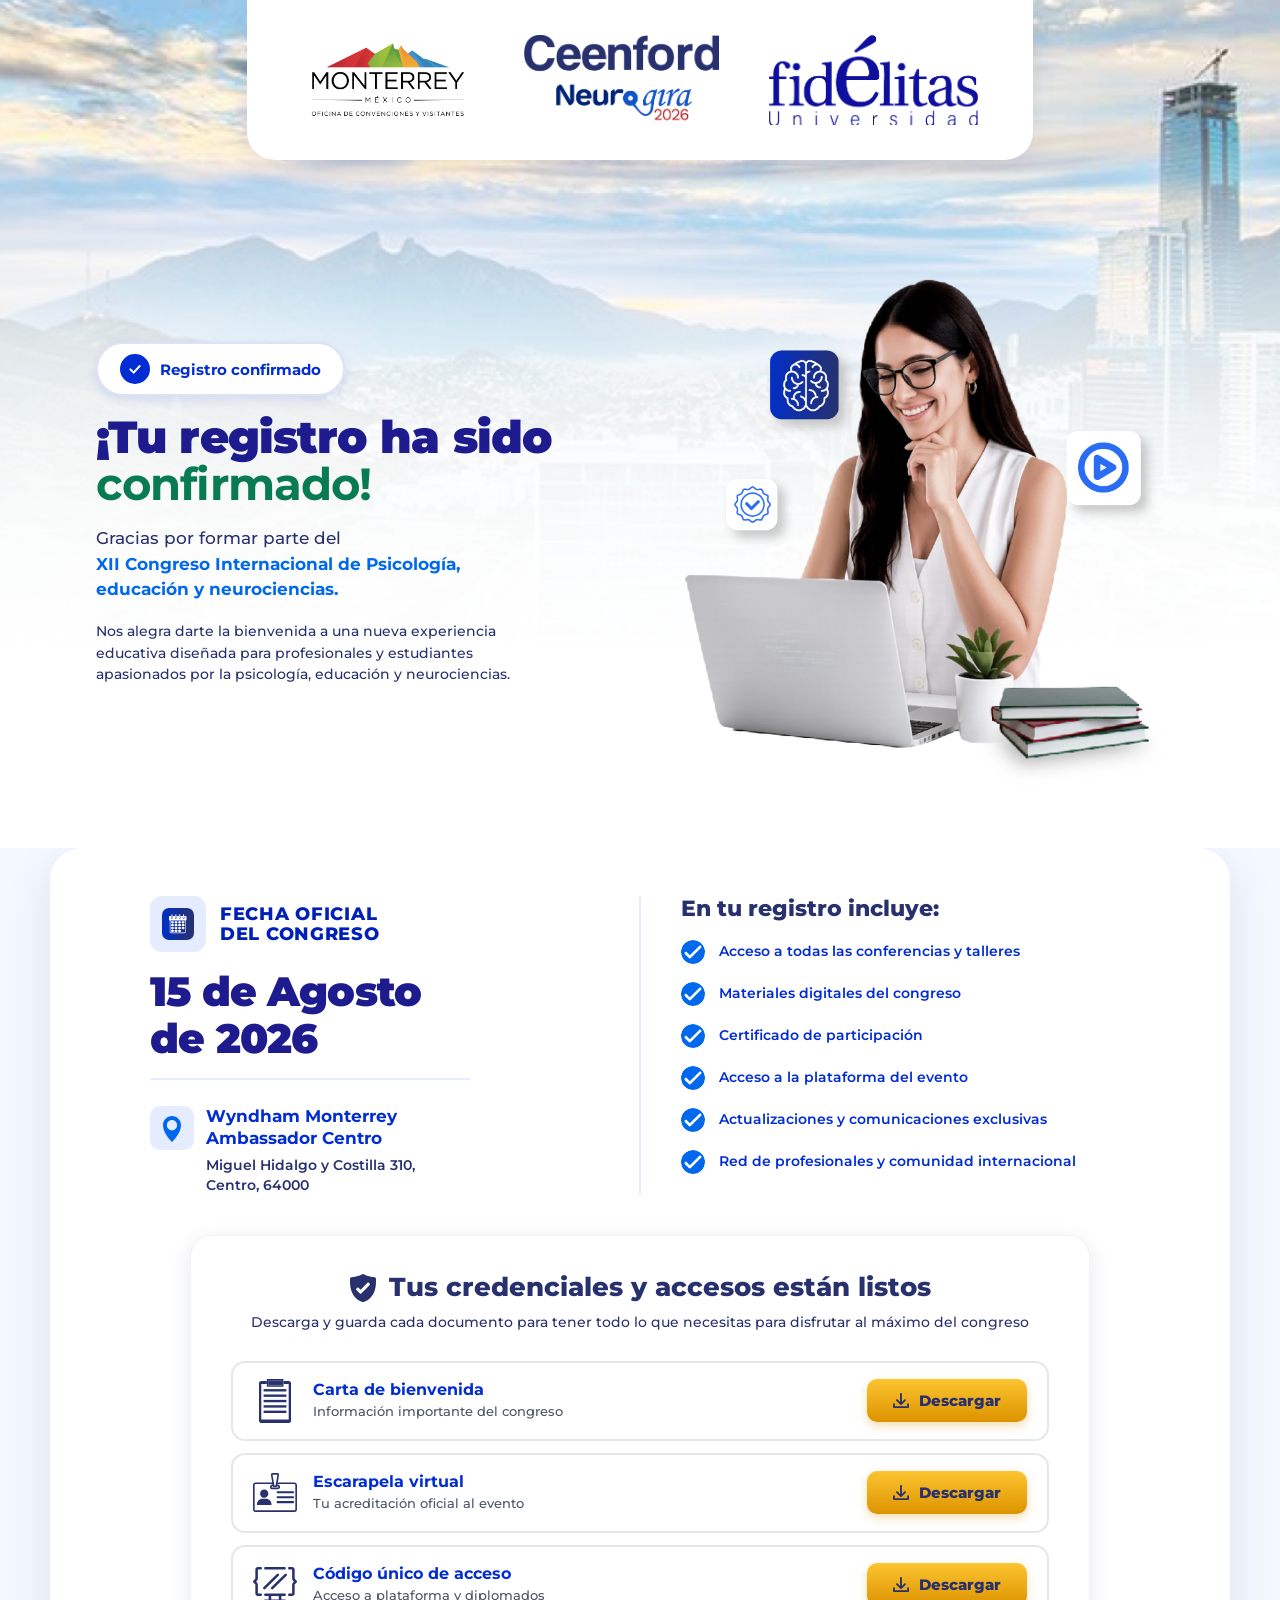
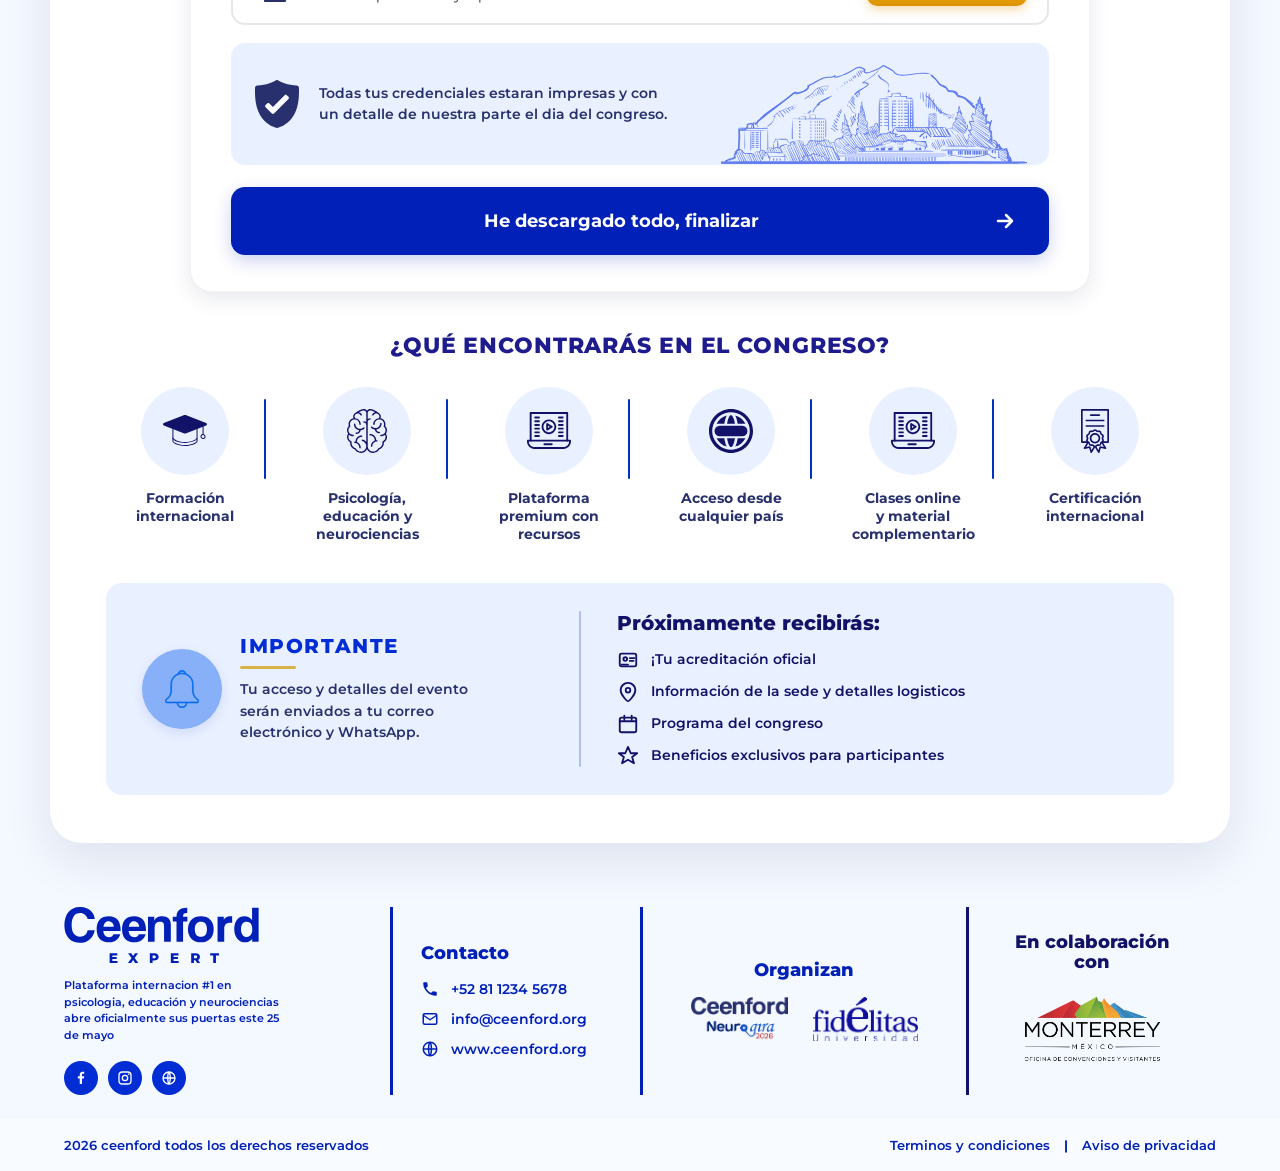
<file: gracias.html>
<!DOCTYPE html>
<html lang="es">
<head>
    <meta charset="UTF-8">
    <meta name="viewport" content="width=device-width, initial-scale=1.0, viewport-fit=cover">
    <title>Registro confirmado - CEENFORD XII Congreso Internacional Monterrey 2026</title>

    <!-- SEO -->
    <meta name="description" content="Registro confirmado al XII Congreso Internacional de Psicología, Educación y Neurociencias - Monterrey 2026.">
    <meta name="theme-color" content="#1E1B8E">
    <meta name="robots" content="noindex"><!-- página de confirmación, no indexar -->

    <!-- Favicon -->
    <link rel="icon" type="image/png" href="img/favicon.png">
    <link rel="apple-touch-icon" href="img/favicon.png">

    <!-- Open Graph -->
     
    
    <meta property="og:type" content="website">
    <meta property="og:title" content="Registro confirmado - CEENFORD Monterrey 2026">
    <meta property="og:description" content="Tu inscripción al XII Congreso Internacional fue confirmada.">
    <meta property="og:image" content="https://ceenford.dtgrowthpartners.com/img/preview.jpg">
    <meta property="og:locale" content="es_MX">
    <meta property="og:site_name" content="Ceenford">

    <!-- Fuentes y estilos -->
    <link rel="preconnect" href="https://fonts.googleapis.com">
    <link rel="preconnect" href="https://fonts.gstatic.com" crossorigin>
    <link href="https://fonts.googleapis.com/css2?family=Montserrat:ital,wght@0,300;0,400;0,500;0,600;0,700;0,800;0,900;1,400&display=swap" rel="stylesheet">
    <link rel="stylesheet" href="styles.css">
    
     <!-- Estilos específicos para esta página -->
    <style>
        /* Ajustes específicos para mobile en esta página */
        @media (max-width: 768px) {
            /* FORZAR apilamiento vertical de las columnas en detalles - MÁS ESPECÍFICO */
            .confirmacion-detalles .confirmacion-detalles__inner {
                grid-template-columns: 1fr !important;
                gap: 20px !important;
            }
            .confirmacion-detalles .confirmacion-detalles__inner::before {
                display: none !important;
            }
            .confirmacion-detalles .confirmacion-detalles__col--fecha,
            .confirmacion-detalles .confirmacion-detalles__col--incluye {
                grid-column: 1 !important;
                width: 100% !important;
                margin: 0 !important;
                padding: 0 !important;
                float: none !important;
                clear: both !important;
            }
            /* Espaciado entre las secciones */
            .confirmacion-detalles .confirmacion-detalles__col--incluye {
                margin-top: 24px !important;
                padding-top: 20px !important;
                border-top: 2px solid #E5ECFF !important;
            }
            
            /* Asegurar que los contenedores internos no tengan padding que cause doble espaciado */
            .confirmacion-detalles,
            .confirmacion-credenciales {
                padding: 0 !important;
            }
            
            /* Ajustar el contenedor principal para mobile */
            .caja-principal {
                margin: 10px auto !important;
                padding: 12px !important;
                border-radius: 12px !important;
                max-width: 90% !important;
                box-shadow: rgba(100, 100, 111, 0.2) 0px 7px 29px 0px !important;
            }
            
            /* Asegurar que las secciones internas tengan el ancho completo del contenedor */
            .confirmacion-detalles,
            .confirmacion-credenciales,
            .confirmacion-features,
            .confirmacion-importante {
                margin: 0 !important;
                padding: 16px !important;
                border-radius: 12px !important;
            }
            
            /* Ajustar títulos para mobile */
            .confirmacion-credenciales__title {
                font-size: 20px !important;
                padding: 8px 16px !important;
                margin-bottom: 16px !important;
                box-shadow: rgba(100, 100, 111, 0.2) 0px 7px 29px 0px !important;
                border-radius: 12px !important;
                display: inline-block !important;
                background: white !important;
            }
            
            /* Más espacio en la sección de credenciales y descargas */
            .confirmacion-credenciales {
                padding: 26px 18px !important;
            }
            .confirmacion-credenciales__inner {
                padding: 26px 20px !important;
            }
            .confirmacion-credenciales__lista {
                gap: 16px !important;
                margin-bottom: 22px !important;
            }
            .confirmacion-credenciales__subtitle {
                margin-bottom: 24px !important;
            }

            /* Ajustar tarjetas de credenciales para mejor apilamiento */
            .credencial-card {
                flex-direction: column !important;
                align-items: flex-start !important;
                gap: 14px !important;
                padding: 18px !important;
            }

            .credencial-card__info {
                align-items: flex-start !important;
            }
            
            /* Features en mobile: 3 columnas (tablet / mobile grande) */
            .confirmacion-features__grid {
                grid-template-columns: repeat(3, 1fr) !important;
                gap: 20px 12px !important;
            }
            /* Sin separadores verticales cuando van en grid de varias filas */
            .feature-card::after {
                display: none !important;
            }

            /* Reducir tamaño de las feature cards en mobile */
            .feature-card {
                padding: 0 4px !important;
            }

            .feature-card__icon-circle {
                width: 64px !important;
                height: 64px !important;
            }

            .feature-card__icon {
                width: 32px !important;
                height: 32px !important;
            }

            .feature-card__title {
                font-size: 12px !important;
            }
            
            /* Ajustar botones para mobile */
            .credencial-card__btn,
            .btn-primary {
                width: 100% !important;
                justify-content: center !important;
                text-align: center !important;
            }
            
            /* Mejorar espaciado en listas */
            .confirmacion-detalles__lista,
            .confirmacion-importante__lista {
                gap: 12px !important;
            }
            
            .confirmacion-detalles__lista li,
            .confirmacion-importante__lista li {
                gap: 10px !important;
                font-size: 13px !important;
            }
        }
        
        @media (max-width: 480px) {
            /* FORZAR apilamiento vertical de las columnas en detalles también en mobile pequeño */
            .confirmacion-detalles .confirmacion-detalles__inner {
                grid-template-columns: 1fr !important;
                gap: 16px !important;
            }
            .confirmacion-detalles .confirmacion-detalles__col--fecha,
            .confirmacion-detalles .confirmacion-detalles__col--incluye {
                grid-column: 1 !important;
                width: 100% !important;
                margin: 0 !important;
                padding: 0 !important;
                float: none !important;
                clear: both !important;
            }
            .confirmacion-detalles .confirmacion-detalles__col--incluye {
                margin-top: 20px !important;
                padding-top: 16px !important;
                border-top: 2px solid #E5ECFF !important;
            }
            
            /* Ajustes adicionales para pantallas muy pequeñas */
            .caja-principal {
                margin: 5px auto !important;
                padding: 8px !important;
                border-radius: 8px !important;
                max-width: 95% !important;
                box-shadow: rgba(100, 100, 111, 0.2) 0px 5px 20px 0px !important;
            }
            
            .confirmacion-detalles,
            .confirmacion-credenciales,
            .confirmacion-features,
            .confirmacion-importante {
                padding: 12px !important;
                border-radius: 8px !important;
            }
            
            .confirmacion-credenciales__title {
                font-size: 18px !important;
                padding: 6px 12px !important;
                margin-bottom: 12px !important;
                box-shadow: rgba(100, 100, 111, 0.2) 0px 5px 20px 0px !important;
                border-radius: 8px !important;
            }
            
            /* Features en mobile pequeño: 2 columnas (3 quedan muy apretadas) */
            .confirmacion-features__grid {
                grid-template-columns: repeat(2, 1fr) !important;
                gap: 18px 10px !important;
            }

            /* Reducir aún más el tamaño de las cards en mobile pequeño */
            .feature-card {
                padding: 0 4px !important;
            }

            .feature-card__icon-circle {
                width: 58px !important;
                height: 58px !important;
            }

            .feature-card__icon {
                width: 29px !important;
                height: 29px !important;
            }

            .feature-card__title {
                font-size: 12px !important;
            }
            
            /* Ajustar tamaños de fuente */
            .confirmacion-detalles__title {
                font-size: 18px !important;
            }
            
            .confirmacion-detalles__day {
                font-size: 24px !important;
            }
            
            .confirmacion-detalles__year {
                font-size: 18px !important;
            }
            
            .hero__title {
                font-size: 24px !important;
            }
            
            /* Hacer las tarjetas de credenciales aún más compactas */
            .credencial-card {
                gap: 10px !important;
            }
            
            .credencial-card__icon {
                width: 36px !important;
                height: 36px !important;
            }
            
            .credencial-card__title {
                font-size: 15px !important;
            }
            
            .credencial-card__desc {
                font-size: 12px !important;
            }
            
            .credencial-card__btn {
                padding: 10px 16px !important;
                font-size: 14px !important;
            }
        }
    </style>
</head>
<body class="page-confirmacion">
    <!-- ========== HERO (mismo background que index) ========== -->
    <section class="hero hero--confirmacion">
        <div class="hero__bg" aria-hidden="true"></div>

        <header class="header">
            <div class="header__card">
                <img src="img/logo-monterrey-header.png" alt="Monterrey México - Oficina de Convenciones y Visitantes" class="header__logo">
                <img src="img/logo-ceenford-header.png" alt="Ceenford Neurogira 2026" class="header__logo">
                <img src="img/lgo-fidelitas-universidad.png" alt="Fidélitas Universidad" class="header__logo">
            </div>
        </header>

        <div class="confirmacion-hero">
            <div class="confirmacion-hero__left">
                <span class="confirmacion-hero__badge">
                    <span class="confirmacion-hero__badge-circle" aria-hidden="true">
                        <svg viewBox="0 0 24 24" fill="none" xmlns="http://www.w3.org/2000/svg">
                            <path d="M5 12.5L10 17.5L19 7.5" stroke="currentColor" stroke-width="3" stroke-linecap="round" stroke-linejoin="round"/>
                        </svg>
                    </span>
                    Registro confirmado
                </span>

                <h1 class="confirmacion-hero__title">¡Tu registro ha sido<br><strong style="color:#097B53;">confirmado!</strong></h1>

                <p class="confirmacion-hero__subtitle">
                    Gracias por formar parte del<br>
                    <strong style="color:#0068ED;">XII Congreso Internacional de Psicología,<br>educación y neurociencias.</strong>
                </p>

                <p class="confirmacion-hero__body">
                    Nos alegra darte la bienvenida a una nueva experiencia<br>
                    educativa diseñada para profesionales y estudiantes<br>
                    apasionados por la psicología, educación y neurociencias.
                </p>
            </div>

            <div class="confirmacion-hero__right">
                <img src="img/pagina_agradecimiento/mujer-hero.png" alt="" class="confirmacion-hero__img">
            </div>
        </div>
    </section>

   <div class="caja-principal">
        <!-- Wrapper: card grande blanca que envuelve las 4 secciones de contenido -->
    <div class="confirmacion-wrapper">

    <!-- ========== FECHA + INCLUYE (2 columnas) ========== -->
    <section class="confirmacion-detalles">
        <div class="confirmacion-detalles__inner">
            <div class="confirmacion-detalles__col confirmacion-detalles__col--fecha">
                <h2 class="confirmacion-detalles__title">
                    <span class="confirmacion-detalles__icon-box">
                        <img src="img/pagina_agradecimiento/icono fecha oficial.svg" alt="" class="confirmacion-detalles__title-icon">
                    </span>
                    FECHA OFICIAL<br>DEL CONGRESO
                </h2>

                <div class="confirmacion-detalles__fecha">
                    <span class="confirmacion-detalles__day">15 de Agosto</span>
                    <span class="confirmacion-detalles__year">de 2026</span>
                </div>

                <div class="confirmacion-detalles__divider" aria-hidden="true"></div>

                <div class="confirmacion-detalles__sede">
                    <span class="confirmacion-detalles__icon-box confirmacion-detalles__icon-box--sm">
                        <img src="img/pagina_agradecimiento/location.svg" alt="" class="confirmacion-detalles__pin">
                    </span>
                    <div>
                        <p class="confirmacion-detalles__sede-name"><strong>Wyndham Monterrey</strong><br><strong>Ambassador Centro</strong></p>
                        <p class="confirmacion-detalles__sede-address">Miguel Hidalgo y Costilla 310,<br>Centro, 64000</p>
                    </div>
                </div>
            </div>

            <div class="confirmacion-detalles__col confirmacion-detalles__col--incluye">
                <h2 class="confirmacion-detalles__title">En tu registro incluye:</h2>

                <ul class="confirmacion-detalles__lista">
                    <li>
                        <img src="img/pagina_agradecimiento/check icon.svg" alt="" class="check-icon">
                        Acceso a todas las conferencias y talleres
                    </li>
                    <li>
                        <img src="img/pagina_agradecimiento/check icon.svg" alt="" class="check-icon">
                        Materiales digitales del congreso
                    </li>
                    <li>
                        <img src="img/pagina_agradecimiento/check icon.svg" alt="" class="check-icon">
                        Certificado de participación
                    </li>
                    <li>
                        <img src="img/pagina_agradecimiento/check icon.svg" alt="" class="check-icon">
                        Acceso a la plataforma del evento
                    </li>
                    <li>
                        <img src="img/pagina_agradecimiento/check icon.svg" alt="" class="check-icon">
                        Actualizaciones y comunicaciones exclusivas
                    </li>
                    <li>
                        <img src="img/pagina_agradecimiento/check icon.svg" alt="" class="check-icon">
                        Red de profesionales y comunidad internacional
                    </li>
                </ul>
            </div>
        </div>
    </section>

    <!-- ========== CREDENCIALES Y DESCARGAS ========== -->
    <section class="confirmacion-credenciales">
        <div class="confirmacion-credenciales__inner" style="max-width: 900px; margin: 0 auto;">
<h2 class="confirmacion-credenciales__title">
    <img src="img/pagina_agradecimiento/icono escudo - credenciales.svg" alt="" class="confirmacion-credenciales__title-icon">
    Tus credenciales y accesos están listos
</h2>
            <p class="confirmacion-credenciales__subtitle">Descarga y guarda cada documento para tener todo lo que necesitas para disfrutar al máximo del congreso</p>

            <div class="confirmacion-credenciales__lista">
                <div class="credencial-card">
                    <img src="img/pagina_agradecimiento/icono--06.svg" alt="" class="credencial-card__icon">
                    <div class="credencial-card__info">
                        <h3 class="credencial-card__title">Carta de bienvenida</h3>
                        <p class="credencial-card__desc">Información importante del congreso</p>
                    </div>
                    <a href="#" class="credencial-card__btn">
                        <img src="img/pagina_agradecimiento/descargar.svg" alt="" class="credencial-card__btn-icon">
                        Descargar
                    </a>
                </div>

                <div class="credencial-card">
                    <img src="img/pagina_agradecimiento/icono-_escarapela virtual.svg" alt="" class="credencial-card__icon">
                    <div class="credencial-card__info">
                        <h3 class="credencial-card__title">Escarapela virtual</h3>
                        <p class="credencial-card__desc">Tu acreditación oficial al evento</p>
                    </div>
                    <a href="#" class="credencial-card__btn">
                        <img src="img/pagina_agradecimiento/descargar.svg" alt="" class="credencial-card__btn-icon">
                        Descargar
                    </a>
                </div>

                <div class="credencial-card">
                    <img src="img/pagina_agradecimiento/icono-_codigo unico de acceso.svg" alt="" class="credencial-card__icon">
                    <div class="credencial-card__info">
                        <h3 class="credencial-card__title">Código único de acceso</h3>
                        <p class="credencial-card__desc">Acceso a plataforma y diplomados</p>
                    </div>
                    <a href="#" class="credencial-card__btn">
                        <img src="img/pagina_agradecimiento/descargar.svg" alt="" class="credencial-card__btn-icon">
                        Descargar
                    </a>
                </div>
            </div>

            <div class="confirmacion-credenciales__nota-box">
                <img src="img/pagina_agradecimiento/icono escudo - credenciales.svg" alt="" class="confirmacion-credenciales__nota-icon">
                <p class="confirmacion-credenciales__nota-text">Todas tus credenciales estaran impresas y con<br>un detalle de nuestra parte el dia del congreso.</p>
                <img src="img/pagina_agradecimiento/ciudad.svg" alt="" class="confirmacion-credenciales__nota-illustration">
            </div>

            <button type="button" class="btn-primary confirmacion-credenciales__finalizar">
                <span class="btn-primary__label">He descargado todo, finalizar</span>
                <svg class="btn-primary__arrow" viewBox="0 0 24 24" fill="none" xmlns="http://www.w3.org/2000/svg" aria-hidden="true">
                    <path d="M5 12h14M13 6l6 6-6 6" stroke="currentColor" stroke-width="2.5" stroke-linecap="round" stroke-linejoin="round"/>
                </svg>
            </button>
        </div>
    </section>

    <!-- ========== ¿QUÉ ENCONTRARÁS? ========== -->
    <section class="confirmacion-features">
        <div class="confirmacion-features__inner">
            <h2 class="confirmacion-features__title">¿QUÉ ENCONTRARÁS EN EL CONGRESO?</h2>

            <div class="confirmacion-features__grid">
                <div class="feature-card">
                    <span class="feature-card__icon-circle">
                        <img src="img/pagina_agradecimiento/que encontraras -_formacion internacional.svg" alt="" class="feature-card__icon">
                    </span>
                    <h3 class="feature-card__title">Formación<br>internacional</h3>
                </div>
                <div class="feature-card">
                    <span class="feature-card__icon-circle">
                        <img src="img/pagina_agradecimiento/que encontraras -_psicologia educacion y neurociencias.svg" alt="" class="feature-card__icon">
                    </span>
                    <h3 class="feature-card__title">Psicología,<br>educación y<br>neurociencias</h3>
                </div>
                <div class="feature-card">
                    <span class="feature-card__icon-circle">
                        <img src="img/pagina_agradecimiento/que encontraras -_plataforma premium con recursos.svg" alt="" class="feature-card__icon">
                    </span>
                    <h3 class="feature-card__title">Plataforma<br>premium con<br>recursos</h3>
                </div>
                <div class="feature-card">
                    <span class="feature-card__icon-circle">
                        <img src="img/pagina_agradecimiento/que encontraras -_acceso desde cualquier pais.svg" alt="" class="feature-card__icon">
                    </span>
                    <h3 class="feature-card__title">Acceso desde<br>cualquier país</h3>
                </div>
                <div class="feature-card">
                    <span class="feature-card__icon-circle">
                        <img src="img/pagina_agradecimiento/que encontraras -_clases online y material complementario.svg" alt="" class="feature-card__icon">
                    </span>
                    <h3 class="feature-card__title">Clases online<br>y material<br>complementario</h3>
                </div>
                <div class="feature-card">
                    <span class="feature-card__icon-circle">
                        <img src="img/pagina_agradecimiento/que encontraras -_certificacion internacional.svg" alt="" class="feature-card__icon">
                    </span>
                    <h3 class="feature-card__title">Certificación<br>internacional</h3>
                </div>
            </div>
        </div>
    </section>

    <!-- ========== IMPORTANTE + PRÓXIMAMENTE ========== -->
    <section class="confirmacion-importante">
        <div class="confirmacion-importante__inner">
            <div class="confirmacion-importante__col confirmacion-importante__col--alerta">
                <div class="confirmacion-importante__alerta-icon" aria-hidden="true">
                    <img src="img/pagina_agradecimiento/importante-camapana.svg" alt="" class="confirmacion-importante__alerta-img">
                </div>
                <div class="confirmacion-importante__alerta-body">
                    <h2 class="confirmacion-importante__title">IMPORTANTE</h2>
                    <span class="confirmacion-importante__accent" aria-hidden="true"></span>
                    <p class="confirmacion-importante__text">
                        Tu acceso y detalles del evento<br>
                        serán enviados a tu correo<br>
                        electrónico y WhatsApp.
                    </p>
                </div>
            </div>

            <div class="confirmacion-importante__col confirmacion-importante__col--proximamente">
                <h2 class="confirmacion-importante__title">Próximamente recibirás:</h2>
                <ul class="confirmacion-importante__lista">
                    <li>
                        <svg class="confirmacion-importante__list-icon" viewBox="0 0 24 24" fill="none" stroke="currentColor" xmlns="http://www.w3.org/2000/svg" aria-hidden="true">
                            <rect x="3" y="5" width="18" height="14" rx="2" stroke-width="2"/>
                            <circle cx="9" cy="11" r="2" stroke-width="2"/>
                            <path d="M14 10h5M14 13h4M5 17h7" stroke-width="2" stroke-linecap="round"/>
                        </svg>
                        ¡Tu acreditación oficial
                    </li>
                    <li>
                        <svg class="confirmacion-importante__list-icon" viewBox="0 0 24 24" fill="none" stroke="currentColor" xmlns="http://www.w3.org/2000/svg" aria-hidden="true">
                            <path d="M12 2C7.58 2 4 5.58 4 10c0 5.25 7 12 8 12s8-6.75 8-12c0-4.42-3.58-8-8-8z" stroke-width="2" stroke-linejoin="round"/>
                            <circle cx="12" cy="10" r="2.5" stroke-width="2"/>
                        </svg>
                        Información de la sede y detalles logisticos
                    </li>
                    <li>
                        <svg class="confirmacion-importante__list-icon" viewBox="0 0 24 24" fill="none" stroke="currentColor" xmlns="http://www.w3.org/2000/svg" aria-hidden="true">
                            <rect x="3" y="5" width="18" height="16" rx="2" stroke-width="2"/>
                            <path d="M3 9h18M8 3v4M16 3v4" stroke-width="2" stroke-linecap="round"/>
                        </svg>
                        Programa del congreso
                    </li>
                    <li>
                        <svg class="confirmacion-importante__list-icon" viewBox="0 0 24 24" fill="none" stroke="currentColor" xmlns="http://www.w3.org/2000/svg" aria-hidden="true">
                            <path d="M12 2l3 7h7l-5.5 4 2 7-6.5-4-6.5 4 2-7L2 9h7z" stroke-width="2" stroke-linejoin="round"/>
                        </svg>
                        Beneficios exclusivos para participantes
                    </li>
                </ul>
            </div>
        </div>
    </section>
   </div>

    <!-- ========== FOOTER (mismo que index) ========== -->
    <footer class="footer">
        <div class="footer__main">
            <div class="footer__columns">
                <div class="footer__col footer__col--brand">
                    <img src="img/iconos/logo ceenford expert-19.svg" alt="Ceenford Expert" class="footer__logo">
                    <p class="footer__tagline">Plataforma internacion #1 en psicologia, educación y neurociencias abre oficialmente sus puertas este 25 de mayo</p>
                    <div class="footer__social">
                        <a href="#" aria-label="Facebook" class="footer__social-link">
                            <svg viewBox="0 0 24 24" fill="currentColor" xmlns="http://www.w3.org/2000/svg"><path d="M13.5 21v-8.4h2.83l.42-3.28h-3.25V7.22c0-.95.26-1.6 1.62-1.6h1.73V2.69a23.1 23.1 0 0 0-2.52-.13c-2.5 0-4.21 1.52-4.21 4.32V9.32H7.28v3.28h2.84V21h3.38z"/></svg>
                        </a>
                        <a href="#" aria-label="Instagram" class="footer__social-link">
                            <svg viewBox="0 0 24 24" fill="none" xmlns="http://www.w3.org/2000/svg">
                                <rect x="3" y="3" width="18" height="18" rx="5" stroke="currentColor" stroke-width="2"/>
                                <circle cx="12" cy="12" r="4" stroke="currentColor" stroke-width="2"/>
                                <circle cx="17.5" cy="6.5" r="1.2" fill="currentColor"/>
                            </svg>
                        </a>
                        <a href="#" aria-label="Sitio web" class="footer__social-link">
                            <svg viewBox="0 0 24 24" fill="none" xmlns="http://www.w3.org/2000/svg">
                                <circle cx="12" cy="12" r="9" stroke="currentColor" stroke-width="2"/>
                                <path d="M3 12h18M12 3c2.5 3 2.5 15 0 18M12 3c-2.5 3-2.5 15 0 18" stroke="currentColor" stroke-width="2"/>
                            </svg>
                        </a>
                    </div>
                </div>

                <div class="footer__col footer__col--contacto">
                    <h4 class="footer__col-title">Contacto</h4>
                    <ul class="footer__contact">
                        <li>
                            <svg viewBox="0 0 24 24" fill="currentColor" xmlns="http://www.w3.org/2000/svg" aria-hidden="true">
                                <path d="M6.62 10.79a15.05 15.05 0 0 0 6.59 6.59l2.2-2.2a1 1 0 0 1 1.02-.24 11.36 11.36 0 0 0 3.57.57 1 1 0 0 1 1 1V20a1 1 0 0 1-1 1A17 17 0 0 1 3 4a1 1 0 0 1 1-1h3.5a1 1 0 0 1 1 1c0 1.24.2 2.44.57 3.57a1 1 0 0 1-.24 1.02l-2.21 2.2z"/>
                            </svg>
                            +52 81 1234 5678
                        </li>
                        <li>
                            <svg viewBox="0 0 24 24" fill="none" xmlns="http://www.w3.org/2000/svg" aria-hidden="true">
                                <rect x="3" y="5" width="18" height="14" rx="2" stroke="currentColor" stroke-width="2"/>
                                <path d="M3 7l9 6 9-6" stroke="currentColor" stroke-width="2" stroke-linejoin="round"/>
                            </svg>
                            info@ceenford.org
                        </li>
                        <li>
                            <svg viewBox="0 0 24 24" fill="none" xmlns="http://www.w3.org/2000/svg" aria-hidden="true">
                                <circle cx="12" cy="12" r="9" stroke="currentColor" stroke-width="2"/>
                                <path d="M3 12h18M12 3c2.5 3 2.5 15 0 18M12 3c-2.5 3-2.5 15 0 18" stroke="currentColor" stroke-width="2"/>
                            </svg>
                            www.ceenford.org
                        </li>
                    </ul>
                </div>

                <div class="footer__col footer__col--organizan">
                    <h4 class="footer__col-title">Organizan</h4>
                    <div class="footer__logos">
                        <img src="img/logo-ceenford-header.png" alt="Ceenford Neurogira 2026">
                        <img src="img/lgo-fidelitas-universidad.png" alt="Fidélitas Universidad">
                    </div>
                </div>

                <div class="footer__col footer__col--colab">
                    <h4 class="footer__col-title">En colaboración con</h4>
                    <div class="footer__logos">
                        <img src="img/logo-monterrey-header.png" alt="Monterrey México">
                    </div>
                </div>
            </div>
        </div>

        <div class="footer__bottom">
            <div class="footer__bottom-inner">
                <p>2026 ceenford todos los derechos reservados</p>
                <p class="footer__legal">
                    <a href="#">Terminos y condiciones</a>
                    <span class="footer__legal-divider" aria-hidden="true">|</span>
                    <a href="#">Aviso de privacidad</a>
                </p>
            </div>
        </div>
    </footer>
</body>
</html>
</file>
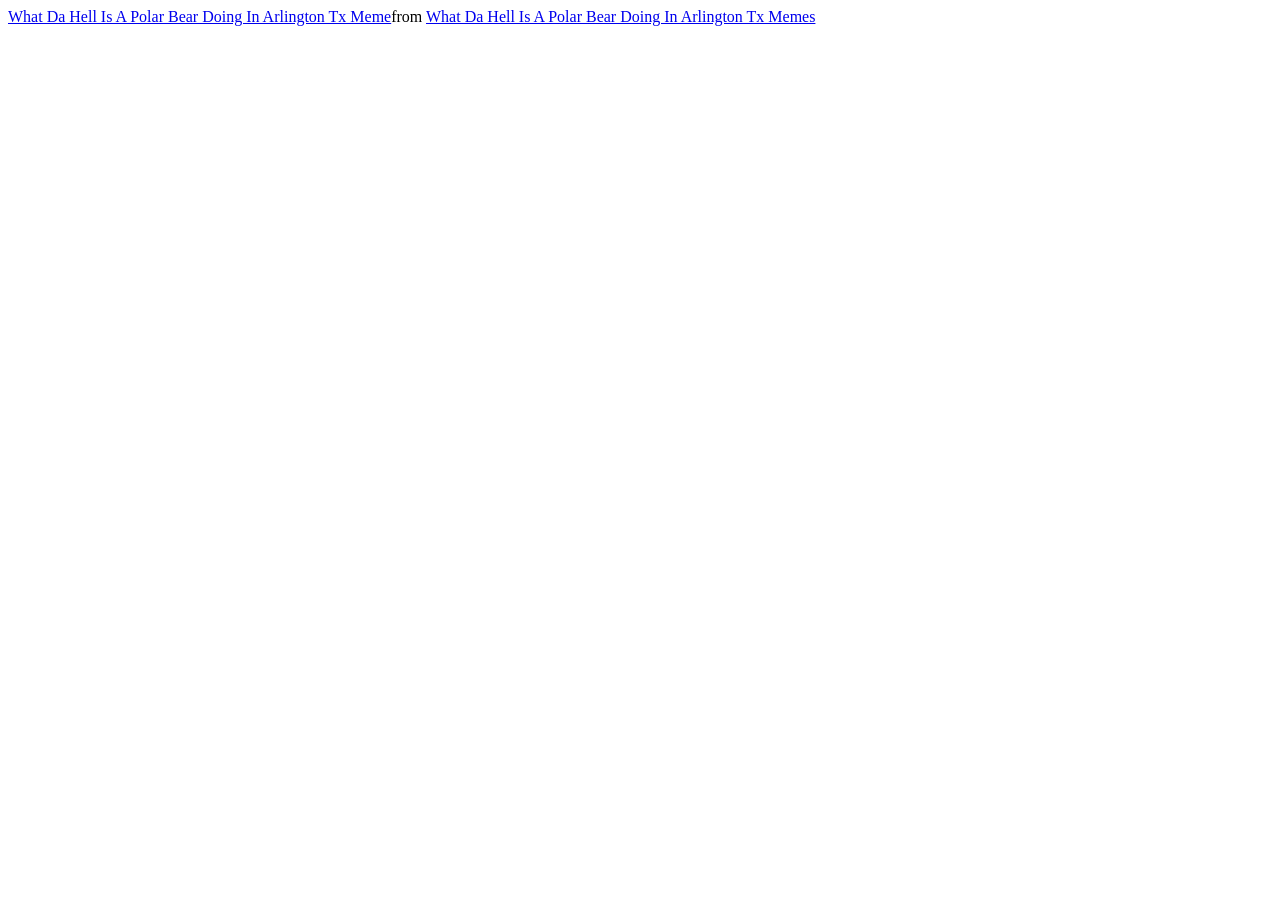
<file: index2.html>
<!DOCTYPE html>
<html lang="en">
<head>
    <meta charset="UTF-8">
    <meta name="viewport" content="width=device-width, initial-scale=1.0">
    <title>Document</title>
</head>
<body>
    <div class="tenor-gif-embed" data-postid="15122371195279797206" data-share-method="host" data-aspect-ratio="1" data-width="100%"><a href="https://tenor.com/view/what-da-hell-is-a-polar-bear-doing-in-arlington-tx-gif-15122371195279797206">What Da Hell Is A Polar Bear Doing In Arlington Tx Meme</a>from <a href="https://tenor.com/search/what+da+hell+is+a+polar+bear+doing+in+arlington+tx-memes">What Da Hell Is A Polar Bear Doing In Arlington Tx Memes</a></div> <script type="text/javascript" async src="https://tenor.com/embed.js"></script>
</body>
</html>
</file>
<file: styles.css>
:root {
    --color-blue: #1E1B8E;
    --color-blue-deep: #161579;
    --color-green: #2DB349;
    --color-green-dark: #1F8E37;
    --color-gold: #D9B247;
    --color-gold-light: #E4C26B;
    --color-white: #ffffff;
    --color-text: #1a1a1a;
    --color-muted: #6b7280;
    --color-card-border: #E5E7EB;

    --radius-card: 18px;
    --radius-pill: 999px;
    --shadow-card: 0 10px 30px rgba(20, 25, 80, 0.08);

    --font-base: 'Montserrat', system-ui, -apple-system, Segoe UI, Roboto, sans-serif;
}

* {
    box-sizing: border-box;
}

html, body {
    margin: 0;
    padding: 0;
    font-family: var(--font-base);
    color: var(--color-text);
    background: #ffffff;
    -webkit-font-smoothing: antialiased;
    -moz-osx-font-smoothing: grayscale;
}

/* ---------- ANIMACIÓN FADE-IN AL HACER SCROLL ----------
   Las secciones marcadas con .fade-in arrancan invisibles y se
   muestran con un movimiento sutil hacia arriba cuando entran
   al viewport. Se activa agregando la clase .is-visible vía JS
   (ver script.js — Intersection Observer).
   Respeta prefers-reduced-motion para usuarios con preferencia
   de movimiento reducido. */
.fade-in {
    opacity: 0;
    transform: translateY(24px);
    transition: opacity 0.7s ease-out, transform 0.7s ease-out;
    will-change: opacity, transform;
}

.fade-in.is-visible {
    opacity: 1;
    transform: translateY(0);
}

@media (prefers-reduced-motion: reduce) {
    .fade-in,
    .fade-in.is-visible {
        opacity: 1;
        transform: none;
        transition: none;
    }
}

/* ---------- HERO ---------- */
.hero {
    position: relative;
    width: 100%;
    padding: 0 64px 28px;
    overflow-x: hidden;
    overflow-y: visible;
    isolation: isolate;
}

.hero__bg {
    position: absolute;
    inset: 0;
    z-index: -1;
    background-image: url('img/fondo-nuevo.png');
    background-size: cover;
    background-position: center top;
    background-repeat: no-repeat;
    background-color: #ffffff;
}

/* ---------- HEADER (card con los logos superiores) ---------- */
.header {
    display: flex;
    justify-content: center;
    margin-bottom: 48px;
}

.header__card {
    display: flex;
    align-items: center;
    justify-content: center;
    gap: 50px;
    background: var(--color-white);
    border-radius: 0 0 28px 28px;
    padding: 35px 55px;
    box-shadow: 0 8px 24px rgba(20, 25, 80, 0.08);
}

.header__logo {
    height: 90px;
    width: auto;
    object-fit: contain;
    display: block;
}

/* ---------- CONTENIDO DEL HERO ---------- */
.hero__content {
    display: grid;
    grid-template-columns: 1.05fr 1fr;
    gap:200px;
    align-items: center;
    max-width: 1280px;
    margin: 0 auto;
    padding: 12px 0 24px;
}

/* parte del logo del hero, monterrey y mexico*/
.hero__left {
    display: flex;
    flex-direction: column;
    align-items: center;
    justify-content: center;
    gap: 8px;
    height: 100%;
    align-content: center;
}

.hero__congress-logo {
    width: 100%;
    max-width: 380px;
    height: auto;
    display: block;
}

.hero__title-group {
    display: inline-flex;
    flex-direction: column;
    align-items: center;
    align-self: flex-start;
}

.hero__city {
    font-family: var(--font-base);
    font-weight: 900;
    font-size: clamp(48px, 6.5vw, 92px);
    line-height: 0.95;
    letter-spacing: -0.02em;
    color: var(--color-blue);
    margin: 6px 0 14px;
}

.hero__badge-country {
    display: inline-block;
    background: linear-gradient(90deg, #44A73F 10%, #E02524 100%);
    color: var(--color-white);
    font-weight: 700;
    font-size: 22px;
    letter-spacing: 0.08em;
    padding: 3px 15px;
    border-radius: var(--radius-pill);
    box-shadow: 0 4px 10px rgba(45, 179, 73, 0.25);
    text-shadow: 0 1px 2px rgba(0, 0, 0, 0.18);
}

/* Lado derecho */
.hero__right {
    display: grid;
    grid-template-columns: minmax(180px, 1fr) minmax(220px, 1fr);
    gap: 2px;
    align-items: start;
}

.hero__info-block {
    position: relative;
    display: flex;
    flex-direction: column;
    align-items: flex-start;
}

/* Pills (Incluye / Fecha) */
.hero__pill {
    display: inline-flex;
    align-items: center;
    gap: 10px;
    background: var(--color-gold);
    color: var(--color-white);
    font-weight: 700;
    font-size: 18px;
    padding: 6px 32px 6px 6px;
    border-radius: var(--radius-pill);
    box-shadow: 0 4px 10px rgba(217, 178, 71, 0.35);
    position: relative;
    z-index: 2;
    margin-left: 0;
    margin-bottom: 15px;
}

.hero__pill-icon {
    width: 52px;
    height: 52px;
    border-radius: 50%;
    background: var(--color-blue);
    color: var(--color-white);
    display: inline-flex;
    align-items: center;
    justify-content: center;
    flex-shrink: 0;
    margin: -11px 2px -11px -2px;
    box-shadow: 0 2px 6px rgba(30, 27, 142, 0.25);
    transform:translateX(-5px);
}

.hero__pill-icon svg {
    width: 28px;
    height: 28px;
}

.hero__pill-icon-img {
    width: 26px;
    height: 26px;
    object-fit: contain;
    filter: brightness(0) invert(1);
}

/* Cards de información */
.hero__info-card {
    background: var(--color-white);
    border-radius: var(--radius-card);
    padding: 22px 24px 18px;
    box-shadow: var(--shadow-card);
    width: 100%;
    min-height: 140px;
}

.hero__info-list {
    list-style: none;
    margin: 0;
    padding: 0;
    display: flex;
    flex-direction: column;
}

.hero__info-list li {
    display: flex;
    align-items: center;
    gap: 0px;
    color: var(--color-blue);
    font-weight: 700;
    font-size: 16px;
    padding: 6px 4px;
    border-bottom: 3.33px solid #D3D3D3;
}

.hero__info-list li img{
    padding:0px 3px;
}



.hero__info-list li:last-child {
    border-bottom: none;
}

.hero__info-icon {
    width: 26px;
    height: 26px;
    flex-shrink: 0;
    object-fit: contain;
}
/* Card de fecha */
.hero__info-card {
    width:70%;
    padding:2px 15px;
     display: flex;
    flex-direction: column;
    justify-content: center;
    align-items: stretch;
}

/*card fecha*/
.hero__info-card--date {
    display: flex;
    gap: 18px;
    padding: 25px 18px;
    min-height: 0;
    width: auto;
    flex-direction: row;
    align-items: center;
}


.hero__date-day {
    font-weight: 900;
    font-size: 75px;
    line-height: 1;
    color: var(--color-blue);
    letter-spacing: -0.03em;
}

.hero__date-divider {
    width: 3.3px;
    align-self: stretch;
    background: var(--color-blue);
    margin:2px 0;
    border-radius:50px;
}

.hero__date-rest {
    display: flex;
    flex-direction: column;
    justify-content: center;
    gap: 2px;
}

.hero__date-month {
    font-weight: 600;
    font-size: 18px;
    color: var(--color-blue);
    line-height: 1.05;
}

.hero__date-year {
    font-weight: 800;
    font-size: 40px;
    color: var(--color-blue);
    line-height: 1;
}

/* ---------- FRANJA DE ALIADOS (carrusel infinito) ----------
   Los logos se duplican en el HTML para hacer un loop seamless:
   la pista se anima de translateX(-50%) a translateX(0), de modo
   que los logos viajan visualmente de izquierda a derecha. Como la
   primera mitad y la segunda mitad son idénticas, el "salto" al
   reiniciar la animación es invisible. */
.hero__partners {
    max-width: 1280px;
    margin: 18px auto 0;
    overflow: hidden;
    /* Inicia invisible — script.js agrega .is-ready una vez que todos
       los SVG terminaron de cargar. Evita el flash de logos apareciendo
       de a uno en orden aleatorio. */
    opacity: 0;
    transition: opacity 0.45s ease-out;
    /* Fade en los bordes para que los logos no aparezcan/desaparezcan bruscamente */
    -webkit-mask-image: linear-gradient(
        to right,
        transparent 0,
        black 6%,
        black 94%,
        transparent 100%
    );
    mask-image: linear-gradient(
        to right,
        transparent 0,
        black 6%,
        black 94%,
        transparent 100%
    );
}

.hero__partners.is-ready {
    opacity: 1;
}

.hero__partners-track {
    display: flex;
    align-items: center;
    gap: 40px;
    width: max-content;
    animation: partnersScroll 60s linear infinite;
}

.hero__partners-item {
    height: 34px;
    width: auto;
    flex-shrink: 0;
    object-fit: contain;
    display: block;
}

@keyframes partnersScroll {
    from { transform: translateX(-50%); }
    to   { transform: translateX(0); }
}

/* Pausa al hover para que el usuario pueda mirar un logo en detalle */
.hero__partners:hover .hero__partners-track {
    animation-play-state: paused;
}

/* Accesibilidad: usuarios con prefers-reduced-motion no ven la animación */
@media (prefers-reduced-motion: reduce) {
    .hero__partners-track {
        animation: none;
        transform: translateX(0);
    }
}

/* Segunda fila del carrusel: oculta por default, solo visible en mobile.
   Se crea dinámicamente con JS (initPartnersDualRow). */
.hero__partners-track--rtl {
    display: none;
}

/* ---------- PASO (secciones) ---------- */
.paso {
    max-width: 1280px;
    margin: 0 auto;
    padding: 32px 64px;
    display: grid;
    grid-template-columns: 280px 1fr;
    gap: 24px;
    align-items: center;
}

.paso__intro {
    display: grid;
    grid-template-columns: auto 1fr;
    gap: 16px 18px;
    align-items: center;
}

.paso__num-wrap {
    display: flex;
    flex-direction: column;
    align-items: center;
    gap: 6px;
}

.paso__label {
    font-size: 16px;
    font-weight: 600;
    color: #28316E;
    line-height: 1;
}

.paso__num {
    width: 60px;
    height: 60px;
    border-radius: 50%;
    background: #0021B9;
    color: #ffffff;
    display: inline-flex;
    align-items: center;
    justify-content: center;
    font-weight: 800;
    font-size: 32px;
    line-height: 1;
}

.paso__text-wrap {
    display: flex;
    flex-direction: column;
    gap: 6px;
}

.paso__title {
    font-size: 18px;
    font-weight: 700;
    color: #28316E;
    margin: 0;
    line-height: 1.1;
}

.paso__subtitle {
    font-size: 14px;
    color: #28316E;
    margin: 0;
    line-height: 1.45;
}

/* Grupo de cards */
.paso__cards {
    display: grid;
    grid-template-columns: 1fr 1fr 1.7fr;
    gap: 16px;
}

/* Card de opción individual */
.opcion-card {
    position: relative;
    background: var(--color-white);
    border: 3px solid #C6C6C6;
    border-radius: 16px;
    padding: 22px 20px 18px;
    cursor: pointer;
    transition: border-color 0.2s ease, box-shadow 0.2s ease, transform 0.15s ease;
    min-height: 170px;
    display: flex;
    flex-direction: column;
    box-shadow: 0 2px 8px rgba(20, 25, 80, 0.09);
    transition:0.3s;
}

.opcion-card:hover {
    transform: translateY(-2px);
    box-shadow: rgba(149, 157, 165, 0.2) 0px 8px 24px;
    transition:0.3s;
}

.opcion-card__radio {
    position: absolute;
    opacity: 0;
    pointer-events: none;
}

.opcion-card__radio-visual {
    position: absolute;
    top: 16px;
    left: 16px;
    width: 18px;
    height: 18px;
    border-radius: 50%;
    border: 2px solid var(--color-blue);
    background: transparent;
}

.opcion-card__radio:checked + .opcion-card__radio-visual::after {
    content: '';
    position: absolute;
    inset: 3px;
    border-radius: 50%;
    background: var(--color-blue);
}

.opcion-card__check {
    position: absolute;
    top: 14px;
    left: 14px;
    right: auto;
    width: 22px;
    height: 22px;
    border-radius: 50%;
    background: #0021B9;
    color: #ffffff;
    display: inline-flex;
    align-items: center;
    justify-content: center;
    opacity: 0;
    transform: scale(0.6);
    transition: opacity 0.18s ease, transform 0.18s ease;
    pointer-events: none;
}

.opcion-card__check svg {
    width: 14px;
    height: 14px;
}

.opcion-card__radio:checked ~ .opcion-card__check {
    opacity: 1;
    transform: scale(1);
}

/* Oculta el círculo vacío del radio cuando la card está seleccionada — el check lo reemplaza */
.opcion-card__radio:checked + .opcion-card__radio-visual {
    opacity: 0;
}

/* Body compartido entre las cards */
.opcion-card__body {
    flex: 1;
    display: flex;
    flex-direction: column;
    align-items: center;
    justify-content: center;
    gap: 6px;
    text-align: center;
    padding-top: 8px;
}

.opcion-card__label {
    font-size: 18px;
    font-weight: 500;
    color: #42446E;
}

.opcion-card__price {
    font-weight: 900;
    color: #42446E;
    line-height: 1;
    display: inline-flex;
    align-items: flex-end;
    gap: 4px;
}

.opcion-card__price strong {
    font-size: 56px;
    font-weight: 900;
    line-height: 1;
    letter-spacing: -0.02em;
}

.opcion-card__price sup {
    font-size: 15px;
    font-weight: 700;
    color: #42446E;
    padding-bottom: 8px;
}

/* El radio de la card VIP usa el tema gris por defecto; el punto del radio queda azul */
.opcion-card--vip .opcion-card__radio-visual {
    border-color: #0021B9;
}

.opcion-card--vip .opcion-card__radio:checked + .opcion-card__radio-visual::after {
    background: #0021B9;
}

/* Card HOY */
.opcion-card--hoy {
    border-color: #1D8834;
}

.opcion-card--hoy .opcion-card__radio-visual {
    border-color: #1D8834;
}

.opcion-card--hoy .opcion-card__radio:checked + .opcion-card__radio-visual::after {
    background: #1D8834;
}

.opcion-card--hoy .opcion-card__check {
    background: #1D8834;
}

.opcion-card--hoy .opcion-card__label,
.opcion-card--hoy .opcion-card__price,
.opcion-card--hoy .opcion-card__price sup,
.opcion-card--hoy .opcion-card__note {
    color: #1D8834;
}

.opcion-card__label--green {
    font-weight: 700;
}

.opcion-card__note {
    font-size: 10px;
    font-weight: 700;
    margin-top: 4px;
    color:#28316E !important;
}

/* Card de Registro */
.opcion-card--registro {
    border-color: #022CD4;
}

.opcion-card--registro .opcion-card__radio-visual {
    border-color: #022CD4;
}

.opcion-card--registro .opcion-card__radio:checked + .opcion-card__radio-visual::after {
    background: #022CD4;
}

.opcion-card--registro .opcion-card__check {
    background: #022CD4;
}

.opcion-card__body--registro {
    flex-direction: row;
    align-items: center;
    justify-content: flex-start;
    text-align: left;
    gap: 14px;
    padding-top: 14px;
}

.opcion-card__icon {
    width: 64px;
    height: 64px;
    object-fit: contain;
    flex-shrink: 0;
}

.opcion-card__registro-text {
    display: flex;
    flex-direction: column;
    gap: 2px;
}

.opcion-card__registro-head {
    display: flex;
    align-items: center;
    gap: 8px;
    margin-bottom: 2px;
}

.opcion-card__zero {
    font-size: 38px;
    font-weight: 900;
    color: #022CD4;
    line-height: 1;
    letter-spacing: -0.02em;
}

.opcion-card__registro-title {
    font-size: 16px;
    font-weight: 700;
    color: #022CD4;
    line-height: 1.15;
}

.opcion-card__desc {
    font-size: 13px;
    color: #022CD4;
    margin: 0;
    font-weight: 600;
    line-height: 1.35;
}

.opcion-card__desc--strong {
    font-weight: 800;
}

/* ---------- PASO 2 — tipo de participación ---------- */
.tipo-cards {
    display: grid;
    grid-template-columns: repeat(4, 1fr);
    gap: 16px;
}

.tipo-card {
    position: relative;
    background: var(--color-white);
    border: 3px solid #C6C6C6;
    border-radius: 16px;
    padding: 22px 18px 20px;
    cursor: pointer;
    transition: border-color 0.2s ease, box-shadow 0.2s ease, transform 0.15s ease;
    display: flex;
    flex-direction: column;
    align-items: center;
    text-align: center;
    gap: 10px;
    min-height: 200px;
}

.tipo-card:hover {
    transform: translateY(-2px);
    box-shadow: 0 6px 18px rgba(2, 44, 212, 0.08);
}

.tipo-card__radio {
    position: absolute;
    opacity: 0;
    pointer-events: none;
}

.tipo-card__check {
    position: absolute;
    top: 12px;
    right: 12px;
    width: 22px;
    height: 22px;
    border-radius: 50%;
    background: #0019AE;
    color: #ffffff;
    display: inline-flex;
    align-items: center;
    justify-content: center;
    opacity: 0;
    transform: scale(0.6);
    transition: opacity 0.18s ease, transform 0.18s ease;
}

.tipo-card__check svg {
    width: 14px;
    height: 14px;
}

.tipo-card__radio:checked ~ .tipo-card__check {
    opacity: 1;
    transform: scale(1);
}

.tipo-card:has(.tipo-card__radio:checked) {
    border-color: #0019AE;
    box-shadow: 0 4px 14px rgba(0, 25, 174, 0.12);
}

.tipo-card__icon {
    width: 48px;
    height: 48px;
    object-fit: contain;
    margin-top: 4px;
}

.tipo-card__title {
    font-size: 18px;
    font-weight: 800;
    color: #022CD4;
    margin: 4px 0 0;
    line-height: 1.15;
}

.tipo-card__desc {
    font-size: 13px;
    color: #022CD4;
    font-weight: 600;
    margin: 0;
    line-height: 1.4;
}

/* ---------- PASO 3 — completa tus datos ---------- */
.form-datos {
    display: flex;
    flex-direction: column;
    gap: 14px;
}

.form-datos__grid {
    display: grid;
    grid-template-columns: 1fr 1fr;
    gap: 14px;
}

.form-field {
    position: relative;
    display: flex;
    align-items: center;
    gap: 12px;
    background: var(--color-white);
    border: 3px solid #E8E8E8;
    border-radius: 8px;
    padding: 16px 18px;
    transition: border-color 0.2s ease, box-shadow 0.2s ease, background-color 0.2s ease;
}

.form-field--full {
    grid-column: 1 / -1;
}

.form-field__icon {
    width: 22px;
    height: 22px;
    flex-shrink: 0;
    object-fit: contain;
    /* Idle: ícono desaturado para sugerir "campo aún vacío".
       Pasa a color original al hacer focus o cuando hay contenido. */
    filter: grayscale(1) opacity(0.45);
    transition: filter 0.2s ease;
}

.form-field__input {
    flex: 1;
    border: none;
    outline: none;
    background: transparent;
    font-family: var(--font-base);
    font-weight: 700;
    font-size: 14px;
    color: #022CD4;
    width: 100%;
    min-width: 0;
}

.form-field__input::placeholder {
    color: #9CA3AF;
    opacity: 1;
    font-weight: 600;
}

/* Prefijo fijo "+" del campo de teléfono. Sigue el mismo color
   pattern que el placeholder: gris idle, azul cuando se enfoca o
   ya tiene contenido. No es clickeable (pointer-events: none) para
   que el click sobre él enfoque al input. */
.form-field__prefix {
    color: #9CA3AF;
    font-weight: 700;
    font-size: 15px;
    user-select: none;
    pointer-events: none;
    margin-right: -6px;
    transition: color 0.2s ease;
}

.form-field:focus-within .form-field__prefix,
.form-field:has(.form-field__input:not(:placeholder-shown)) .form-field__prefix {
    color: #022CD4;
}

/* ----- Estados visuales: idle (gris) → hover → focus/filled (azul) -----
   La idea: campos vacíos arrancan grises (sugieren "lléname") y pasan a
   azul (color de marca) cuando el usuario los enfoca o ya los completó.

   Detección de "filled":
   - Inputs nativos: :not(:placeholder-shown) — true cuando el usuario tipeó algo
   - Custom selects:  .is-filled en .custom-select__current (lo agrega script.js
                      al seleccionar una opción)
*/

/* Hover: gris un poquito más oscuro + bg tinto sutil */
.form-field:hover {
    border-color: #BFC4D6;
    background-color: #FBFCFE;
}

.form-field:hover .form-field__icon {
    filter: grayscale(0.5) opacity(0.75);
}

/* Focus o filled: borde + ícono + placeholder en azul */
.form-field:focus-within,
.form-field:has(.form-field__input:not(:placeholder-shown)),
.form-field:has(.custom-select__current.is-filled) {
    border-color: #022CD4;
    background-color: var(--color-white);
}

.form-field:focus-within {
    box-shadow: 0 2px 10px rgba(2, 44, 212, 0.08);
}

.form-field:focus-within .form-field__icon,
.form-field:has(.form-field__input:not(:placeholder-shown)) .form-field__icon,
.form-field:has(.custom-select__current.is-filled) .form-field__icon {
    filter: none;
}

/* Dropdown select personalizado */
.custom-select {
    cursor: pointer;
    padding: 0;
    overflow: visible;
}

.custom-select__trigger {
    flex: 1;
    display: flex;
    align-items: center;
    gap: 10px;
    padding: 16px 18px 16px 0;
    background: transparent;
    border: none;
    cursor: pointer;
    font-family: var(--font-base);
    font-weight: 700;
    font-size: 14px;
    color: #9CA3AF; /* idle: gris (mismo color que el placeholder de los inputs) */
    text-align: left;
    width: 100%;
    min-width: 0;
    transition: color 0.2s ease;
}

/* Texto del trigger pasa a azul cuando hay foco o ya se eligió opción */
.form-field:focus-within .custom-select__trigger,
.form-field:has(.custom-select__current.is-filled) .custom-select__trigger,
.custom-select__current.is-filled {
    color: #022CD4;
}

.custom-select > .form-field__icon {
    margin-left: 18px;
}

.custom-select__current {
    flex: 1;
    white-space: nowrap;
    overflow: hidden;
    text-overflow: ellipsis;
    display: inline-flex;
    align-items: center;
    gap: 8px;
}

.custom-select__current .fi {
    width: 22px;
    line-height: 16px;
    border-radius: 2px;
    flex-shrink: 0;
}

.custom-select__arrow {
    width: 18px;
    height: 18px;
    color: #9CA3AF; /* idle: gris */
    flex-shrink: 0;
    transition: transform 0.2s ease, color 0.2s ease;
}

.custom-select.is-open .custom-select__arrow {
    transform: rotate(180deg);
}

/* Flecha también en azul cuando el campo tiene foco o ya seleccionó */
.form-field:focus-within .custom-select__arrow,
.form-field:has(.custom-select__current.is-filled) .custom-select__arrow {
    color: #022CD4;
}

.custom-select__panel {
    position: absolute;
    top: calc(100% + 6px);
    left: 0;
    right: 0;
    background: #ffffff;
    border: 2px solid #E8E8E8;
    border-radius: 12px;
    box-shadow: 0 10px 30px rgba(2, 44, 212, 0.12);
    z-index: 50;
    list-style: none;
    margin: 0;
    padding: 6px;
    max-height: 280px;
    overflow-y: auto;
}

.custom-select__panel::-webkit-scrollbar {
    width: 8px;
}

.custom-select__panel::-webkit-scrollbar-thumb {
    background: #D7DCEF;
    border-radius: 4px;
}

.custom-select__panel::-webkit-scrollbar-track {
    background: transparent;
}

.custom-select__option {
    display: flex;
    align-items: center;
    gap: 10px;
    padding: 10px 12px;
    cursor: pointer;
    border-radius: 8px;
    color: #022CD4;
    font-weight: 600;
    font-size: 14px;
    transition: background-color 0.12s ease;
    outline: none;
}

.custom-select__option:hover,
.custom-select__option:focus-visible {
    background: #F0F4FF;
}

.custom-select__option.is-active {
    background: #E5ECFF;
}

.custom-select__option .fi {
    flex-shrink: 0;
    width: 24px;
    line-height: 18px;
    border-radius: 2px;
}

.custom-select__option-text {
    line-height: 1.2;
}

/* Checkboxes */
.form-checks {
    display: flex;
    flex-direction: column;
    gap: 8px;
    padding-left: 6px;
    margin-top: 8px;
}

.form-check {
    display: inline-flex;
    align-items: center;
    gap: 12px;
    cursor: pointer;
    position: relative;
}

.form-check__input {
    position: absolute;
    opacity: 0;
    pointer-events: none;
}

.form-check__visual {
    width: 20px;
    height: 20px;
    border: 2.5px solid #022CD4;
    border-radius: 5px;
    display: inline-flex;
    align-items: center;
    justify-content: center;
    flex-shrink: 0;
    background: transparent;
    transition: background-color 0.15s ease;
    color: #ffffff;
}

.form-check__visual svg {
    width: 14px;
    height: 14px;
    opacity: 0;
    transition: opacity 0.15s ease;
}

.form-check__input:checked + .form-check__visual {
    background: #022CD4;
}

.form-check__input:checked + .form-check__visual svg {
    opacity: 1;
}

.form-check__label {
    font-size: 14px;
    font-weight: 700;
    color: #0E108A;
    line-height: 1.4;
}

/* ---------- Banners de feedback al enviar el formulario ---------- */
.form-success,
.form-error {
    border-radius: 14px;
    padding: 18px 22px;
    font-weight: 700;
    font-size: 15px;
    line-height: 1.4;
    margin-bottom: 14px;
    display: flex;
    flex-direction: column;
    gap: 4px;
    animation: bannerSlideIn 0.4s ease-out;
}

.form-success {
    background: #E8F7EC;
    border: 2px solid #1D8834;
    color: #1D8834;
}

.form-success strong {
    font-size: 16px;
}

.form-error {
    background: #FCEBEB;
    border: 2px solid #C72B2B;
    color: #C72B2B;
}

@keyframes bannerSlideIn {
    from { opacity: 0; transform: translateY(-8px); }
    to   { opacity: 1; transform: translateY(0); }
}

.btn-primary:disabled {
    opacity: 0.6;
    cursor: not-allowed;
    transform: none !important;
    box-shadow: 0 6px 18px rgba(0, 32, 184, 0.10);
}

/* ---------- PASO 4 — confirma y asegura ---------- */
.paso4-cta {
    display: flex;
    flex-direction: column;
    gap: 18px;
    width: 100%;
}

.btn-primary {
    display: flex;
    align-items: center;
    justify-content: center;
    gap: 14px;
    width: 100%;
    padding: 22px 32px;
    background: #0020B8;
    color: #ffffff;
    border: none;
    border-radius: 14px;
    font-family: var(--font-base);
    font-weight: 700;
    font-size: 18px;
    cursor: pointer;
    box-shadow: 0 6px 18px rgba(0, 32, 184, 0.20);
    transition: transform 0.15s ease, box-shadow 0.15s ease;
    position: relative;
    text-decoration: none;
}

.btn-primary:hover {
    transform: translateY(-1px);
    box-shadow: 0 8px 22px rgba(0, 32, 184, 0.28);
}

.btn-primary:active {
    transform: translateY(0);
}

.btn-primary__label {
    flex: 1;
    text-align: center;
}

.btn-primary__arrow {
    width: 24px;
    height: 24px;
    flex-shrink: 0;
}

.paso4-cta__note {
    display: inline-flex;
    align-items: center;
    gap: 10px;
    color: #062BD4;
    font-size: 14px;
    font-weight: 600;
    margin: 0;
    justify-content: center;
}

.paso4-cta__whatsapp {
    width: 22px;
    height: 22px;
    color: #22923C;
    flex-shrink: 0;
}

/* ---------- FRANJA DE BENEFICIOS ---------- */
.beneficios {
    padding: 16px 64px 32px;
}

.beneficios__inner {
    max-width: 1280px;
    margin: 0 auto;
    background: #F8FBFF;
    border-radius: 18px;
    padding: 22px 28px;
    display: grid;
    grid-template-columns: repeat(4, 1fr);
    gap: 0;
    align-items: center;
}

.beneficio {
    display: flex;
    align-items: center;
    gap: 16px;
    padding: 4px 28px;
    border-left: 4px solid #D7DCEF;
}

.beneficio:first-child {
    border-left: none;
    padding-left: 0;
}

.beneficio__icon {
    width: 52px;
    height: 52px;
    flex-shrink: 0;
    object-fit: contain;
}

.beneficio__content {
    display: flex;
    flex-direction: column;
    gap: 6px;
}

.beneficio__title {
    color: #022CD4;
    font-weight: 800;
    font-size: 15px;
    margin: 0;
    line-height: 1.15;
}

.beneficio__desc {
    color: #28316E;
    font-weight: 700;
    font-size: 13px;
    margin: 0;
    line-height: 1.4;
}

/* ---------- SECCIÓN SEDE ---------- */
.sede {
    padding: 40px 64px;
}

.sede__inner {
    max-width: 1280px;
    margin: 0 auto;
    display: grid;
    grid-template-columns: 1fr 1.05fr;
    gap: 40px;
    align-items: center;
}

.sede__media {
    border-radius: 18px;
    overflow: hidden;
    box-shadow: 0 10px 30px rgba(20, 25, 80, 0.10);
}

.sede__media img {
    width: 100%;
    height: 100%;
    display: block;
    object-fit: cover;
}

.sede__info {
    display: flex;
    flex-direction: column;
    gap: 18px;
}

.sede__row {
    display: flex;
    align-items: flex-start;
    gap: 12px;
}

.sede__pin {
    width: 28px;
    height: 28px;
    color: #022CD4;
    flex-shrink: 0;
    margin-top: 2px;
}

.sede__pin--sm {
    width: 22px;
    height: 22px;
}

.sede__heading {
    display: flex;
    flex-direction: column;
    gap: 4px;
}

.sede__title {
    font-size: 22px;
    font-weight: 800;
    color: #022CD4;
    margin: 0;
    line-height: 1.15;
}

.sede__venue {
    font-size: 22px;
    font-weight: 800;
    color: #022CD4;
    margin: 0;
    line-height: 1.15;
}

.sede__address {
    font-size: 15px;
    font-weight: 700;
    color: #022CD4;
    margin: 0;
    line-height: 1.45;
}

.sede__desc {
    font-size: 14px;
    font-weight: 700;
    color: #062BD4;
    margin: 0;
    line-height: 1.55;
}

.btn-outline {
    display: inline-flex;
    align-items: center;
    gap: 12px;
    padding: 12px 22px;
    border: 2px solid #022CD4;
    border-radius: 12px;
    color: #022CD4;
    font-family: var(--font-base);
    font-weight: 700;
    font-size: 14px;
    text-decoration: none;
    background: transparent;
    cursor: pointer;
    align-self: flex-start;
    transition: background-color 0.15s ease, color 0.15s ease;
}

.btn-outline:hover {
    background: #022CD4;
    color: #ffffff;
}

.btn-outline svg {
    width: 18px;
    height: 18px;
}

/* ========================================================
   PÁGINA DE CONFIRMACIÓN (gracias.html)
   Reutiliza .hero, .header y .footer del index. El resto son
   secciones nuevas específicas de esta página.
   ======================================================== */

/* ----- Hero de confirmación: 2 columnas (texto izq + imagen der) ----- */
.hero--confirmacion {
    padding-bottom: 40px;
}

.confirmacion-hero {
    max-width: 1280px;
    margin: 0 auto;
    padding: 12px 32px 0;
    display: grid;
    grid-template-columns: 1.1fr 1fr;
    gap: 40px;
    align-items: center;
}

.confirmacion-hero__left {
    display: flex;
    flex-direction: column;
    align-items: flex-start;
    gap: 18px;
}

.confirmacion-hero__badge {
    display: inline-flex;
    align-items: center;
    gap: 10px;
    background: var(--color-white);
    color: #022CD4;
    font-weight: 700;
    font-size: 15px;
    padding: 10px 22px;
    border-radius: var(--radius-pill);
    box-shadow: 0 4px 12px rgba(2, 44, 212, 0.10);
    border: 2px solid #DDE3F5;
}

.confirmacion-hero__badge-circle {
    width: 30px;
    height: 30px;
    border-radius: 50%;
    background: #022CD4;
    color: #ffffff;
    display: inline-flex;
    align-items: center;
    justify-content: center;
    flex-shrink: 0;
}

.confirmacion-hero__badge-circle svg {
    width: 16px;
    height: 16px;
}

.confirmacion-hero__title {
    font-weight: 900;
    font-size: 2.8em;
    line-height: 1.05;
    color: var(--color-blue);
    margin: 0;
    letter-spacing: -0.02em;
    text-align: left;
}

.confirmacion-hero__subtitle {
    font-size: 17px;
    color: #28316E;
    font-weight: 500;
    margin: 0;
    line-height: 1.5;
    text-align: left;
}

.confirmacion-hero__subtitle strong {
    font-weight: 700;
}

.confirmacion-hero__body {
    font-size: 14px;
    color: #28316e;
    font-weight: 500;
    margin: 0;
    line-height: 1.55;
    max-width: 620px;
    text-align: left;
}

.confirmacion-hero__right {
    display: flex;
    align-items: center;
    justify-content: center;
}

.confirmacion-hero__img {
    width: 100%;
    max-width: 520px;
    height: auto;
    display: block;
}

/* ----- Página de confirmación: background tinted para que la
   card flotante grande tenga contexto visual y la sombra se vea. */
.page-confirmacion {
    background: #F4F8FF;
}

/* Card grande blanca que envuelve TODAS las secciones de contenido:
   fecha+incluye, credenciales, ¿qué encontrarás?, importante+próximamente. */
.confirmacion-wrapper {
    max-width: 1180px;
    margin: 0 auto 40px;
    background: #FFFFFF;
    border-radius: 32px;
    padding: 48px 56px;
    box-shadow: 0 16px 48px rgba(20, 25, 80, 0.10);
}

/* Las secciones dentro del wrapper ya no llevan padding/bg propio
   (la card del wrapper las contiene). */
.confirmacion-wrapper > .confirmacion-detalles,
.confirmacion-wrapper > .confirmacion-credenciales,
.confirmacion-wrapper > .confirmacion-features,
.confirmacion-wrapper > .confirmacion-importante {
    padding: 0;
    background: transparent;
}

/* Espacio vertical entre secciones dentro del wrapper
   (regla con misma especificidad que la de arriba, pero como va después
   en la cascada, gana para los selectores que la incluyen). */
.confirmacion-wrapper > .confirmacion-credenciales,
.confirmacion-wrapper > .confirmacion-features,
.confirmacion-wrapper > .confirmacion-importante {
    margin-top: 40px;
}

.confirmacion-wrapper > .confirmacion-detalles {
    margin: 0;
}

/* ----- Fecha + Incluye (2 columnas con divisor vertical) ----- */
.confirmacion-detalles {
    padding: 32px 64px;
}

.confirmacion-detalles__inner {
    max-width: 980px;
    margin: 0 auto;
    display: grid;
    grid-template-columns: 1fr 2px 1fr;
    gap: 40px;
    align-items: start;
    position: relative;
}

/* Asignamos las columnas del grid explícitamente, porque el ::before
   también ocupa una celda y sin asignación se desfasaría el orden. */
.confirmacion-detalles__col--fecha   { grid-column: 1; }
.confirmacion-detalles__col--incluye { grid-column: 3; }

/* Divisor vertical entre la columna fecha y la columna incluye.
   Lo hacemos como una "celda" del grid (2px de ancho) en lugar de
   un pseudo-elemento absoluto, así escala bien con la altura real
   de las columnas. */
.confirmacion-detalles__inner::before {
    content: '';
    grid-column: 2;
    grid-row: 1;
    align-self: stretch;
    background: #E5ECFF;
    border-radius: 2px;
}

.confirmacion-detalles__col--fecha {
    display: flex;
    flex-direction: column;
    gap: 18px;
}

.confirmacion-detalles__title {
    font-size: 18px;
    font-weight: 800;
    color: #0020B8;
    margin: 0;
    line-height: 1.15;
    text-transform: uppercase;
    letter-spacing: 0.04em;
    display: flex;
    align-items: center;
    gap: 14px;
}

/* Ícono dentro de caja redondeada azul claro (calendar / pin) */
.confirmacion-detalles__icon-box {
    width: 56px;
    height: 56px;
    background: #E5ECFF;
    border-radius: 12px;
    display: inline-flex;
    align-items: center;
    justify-content: center;
    flex-shrink: 0;
}

.confirmacion-detalles__icon-box--sm {
    width: 44px;
    height: 44px;
    border-radius: 10px;
}

.confirmacion-detalles__title-icon {
    width: 32px;
    height: 32px;
    flex-shrink: 0;
    object-fit: contain;
}

.confirmacion-detalles__col--incluye .confirmacion-detalles__title {
    text-transform: none;
    letter-spacing: normal;
    font-size: 22px;
    display: block;
    color: #28316E;
    padding-bottom: 18px;
}

/* Divisor horizontal entre fecha y sede dentro de la columna izquierda */
.confirmacion-detalles__divider {
    width: 100%;
    max-width: 320px;
    height: 2px;
    background: #E5ECFF;
}

.confirmacion-detalles__fecha {
    display: flex;
    flex-direction: column;
    gap: 4px;
}

.confirmacion-detalles__day,
.confirmacion-detalles__year {
    font-weight: 900;
    font-size: clamp(32px, 3.2vw, 44px);
    color: var(--color-blue);
    line-height: 1.05;
    letter-spacing: -0.02em;
}

.confirmacion-detalles__sede {
    display: flex;
    align-items: flex-start;
    gap: 12px;
    margin-top: 8px;
}

.confirmacion-detalles__pin {
    width: 26px;
    height: 26px;
    flex-shrink: 0;
    margin-top: 2px;
    object-fit: contain;
}

.confirmacion-detalles__sede-name {
    margin: 0;
    color: #022CD4;
    font-size: 17px;
    line-height: 1.25;
}

.confirmacion-detalles__sede-address {
    margin: 6px 0 0;
    color: #28316E;
    font-size: 14px;
    font-weight: 600;
    line-height: 1.45;
}

.confirmacion-detalles__lista {
    list-style: none;
    margin: 0;
    padding: 0;
    display: flex;
    flex-direction: column;
    gap: 18px;
}

.confirmacion-detalles__lista li {
    display: flex;
    align-items: center;
    gap: 14px;
    color: #022CD4;
    font-weight: 600;
    font-size: 14px;
    line-height: 1.4;
}

/* Check icon — cuadrado azul con tick blanco, esquinas redondeadas.
   Usado en "En tu registro incluye" y en "Próximamente recibirás". */
.check-icon {
    width: 24px;
    height: 24px;
    flex-shrink: 0;
    object-fit: contain;
    border-radius: 50%;
}

/* ----- Credenciales y descargas ----- */
.confirmacion-credenciales {
    padding: 32px 64px;
    background: #FFFFFF;
}

/* Inner card de credenciales: card blanca anidada DENTRO de la
   wrapper principal, con su propia sombra visible (el borde sutil
   azulado da contraste contra el blanco de la wrapper). */
.confirmacion-credenciales__inner {
    max-width: 1100px;
    margin: 0 auto;
    text-align: center;
    background: #FFFFFF;
    border-radius: 22px;
    padding: 36px 40px;
    box-shadow: 0 6px 22px rgba(20, 25, 80, 0.10);
    border: 1px solid rgba(20, 25, 80, 0.05);
}

.confirmacion-credenciales__title {
    font-size: 26px;
    font-weight: 800;
    color: #28316E;
    margin: 0 0 8px;
    line-height: 1.2;
    display: inline-flex;
    align-items: center;
    gap: 12px;
    justify-content: center;
}

.confirmacion-credenciales__title-icon {
    width: 28px;
    height: 28px;
    flex-shrink: 0;
    object-fit: contain;
}

.confirmacion-credenciales__subtitle {
    color: #28316E;
    font-size: 14px;
    font-weight: 500;
    margin: 0 0 28px;
    line-height: 1.5;
}

.confirmacion-credenciales__lista {
    display: flex;
    flex-direction: column;
    gap: 12px;
    margin-bottom: 18px;
}

.credencial-card {
    background: var(--color-white);
    border: 2px solid #E5E7EB;
    border-radius: 14px;
    padding: 16px 20px;
    display: flex;
    align-items: center;
    justify-content: space-between;
    gap: 16px;
    text-align: left;
    transition: border-color 0.2s ease, box-shadow 0.2s ease;
}

.credencial-card:hover {
    border-color: #022CD4;
    box-shadow: 0 4px 12px rgba(2, 44, 212, 0.08);
}

.credencial-card__icon {
    width: 44px;
    height: 44px;
    flex-shrink: 0;
    object-fit: contain;
}

.credencial-card__info {
    flex: 1;
    display: flex;
    flex-direction: column;
    gap: 2px;
    min-width: 0;
}

.credencial-card__title {
    font-size: 16px;
    font-weight: 700;
    color: #022CD4;
    margin: 0;
    line-height: 1.25;
}

.credencial-card__desc {
    font-size: 13px;
    color: #4b5563;
    margin: 0;
    font-weight: 500;
    line-height: 1.4;
}

/* Botón "Descargar" con gradiente amarillo/dorado, texto azul oscuro */
.credencial-card__btn {
    display: inline-flex;
    align-items: center;
    gap: 10px;
    background: linear-gradient(180deg, #FCC531 0%, #DD9300 100%);
    border: none;
    color: #28316E;
    font-family: var(--font-base);
    font-weight: 800;
    font-size: 15px;
    padding: 12px 26px;
    border-radius: 10px;
    text-decoration: none;
    cursor: pointer;
    flex-shrink: 0;
    box-shadow: 0 4px 10px rgba(221, 147, 0, 0.30);
    transition: transform 0.15s ease, box-shadow 0.15s ease, filter 0.15s ease;
}

.credencial-card__btn:hover {
    transform: translateY(-1px);
    box-shadow: 0 6px 16px rgba(221, 147, 0, 0.40);
    filter: brightness(1.05);
}

.credencial-card__btn-icon {
    width: 16px;
    height: 16px;
    object-fit: contain;
}

/* Caja informativa: ícono escudo + texto + ilustración ciudad */
.confirmacion-credenciales__nota-box {
    background: #E9F0FF;
    border-radius: 14px;
    padding: 22px 22px 0;          /* sin padding inferior para que la
                                       ilustración de ciudad toque el borde */
    margin: 18px 0 22px;
    display: flex;
    align-items: center;
    gap: 18px;
    overflow: hidden;
    min-height: 110px;
}

.confirmacion-credenciales__nota-icon {
    width: 48px;
    height: 48px;
    flex-shrink: 0;
    object-fit: contain;
    align-self: center;
    margin-bottom: 22px;            /* compensa la falta de padding-bottom
                                        para que el escudo quede centrado */
}

.confirmacion-credenciales__nota-text {
    flex: 1;
    margin: 0;
    color: #28316E;
    font-size: 14px;
    font-weight: 600;
    line-height: 1.5;
    text-align: left;
    align-self: center;
    margin-bottom: 22px;            /* mismo offset que el icono */
}

/* La ilustración va pegada al fondo y es más alta */
.confirmacion-credenciales__nota-illustration {
    height: 100px;
    width: auto;
    flex-shrink: 0;
    object-fit: contain;
    align-self: flex-end;
    display: block;
}

.confirmacion-credenciales__finalizar {
    width: 100%;
    max-width: none;
    margin: 0;
}

/* ----- ¿Qué encontrarás? (6 features) ----- */
.confirmacion-features {
    padding: 40px 64px;
}

.confirmacion-features__inner {
    max-width: 1280px;
    margin: 0 auto;
}

.confirmacion-features__title {
    text-align: center;
    font-size: 22px;
    font-weight: 800;
    color: var(--color-blue);
    margin: 0 0 28px;
    letter-spacing: 0.04em;
    text-transform: uppercase;
}

.confirmacion-features__grid {
    display: grid;
    grid-template-columns: repeat(6, 1fr);
    gap: 24px;
}

.feature-card {
    display: flex;
    flex-direction: column;
    align-items: center;
    text-align: center;
    gap: 14px;
    position: relative;
    padding: 0 8px;
}

/* Separador vertical entre cards (#022FC6 — azul intenso) — corto */
.feature-card:not(:last-child)::after {
    content: '';
    position: absolute;
    right: -2px;
    top: 12px;
    height: 80px;
    width: 2px;
    background: #022FC6;
    border-radius: 1px;
}

/* Círculo azul claro detrás del ícono */
.feature-card__icon-circle {
    width: 88px;
    height: 88px;
    border-radius: 50%;
    background: #E9F0FF;
    display: inline-flex;
    align-items: center;
    justify-content: center;
    flex-shrink: 0;
}

.feature-card__icon {
    width: 44px;
    height: 44px;
    object-fit: contain;
}

.feature-card__title {
    font-size: 14px;
    font-weight: 700;
    color: #28316E;
    margin: 0;
    line-height: 1.3;
}

/* ----- IMPORTANTE + Próximamente recibirás ----- */
.confirmacion-importante {
    padding: 32px 64px 48px;
}

/* Una sola caja azul claro con las dos columnas + divisor vertical */
.confirmacion-importante__inner {
    max-width: 1280px;
    margin: 0 auto;
    display: grid;
    grid-template-columns: 1fr 2px 1.3fr;
    gap: 36px;
    align-items: center;
    background: #E9F0FF;
    border-radius: 16px;
    padding: 28px 36px;
}

/* Asignación explícita de columnas (mismo motivo que en fecha+incluye) */
.confirmacion-importante__col--alerta { grid-column: 1; }
.confirmacion-importante__col--proximamente { grid-column: 3; }

/* Divisor vertical entre las dos columnas */
.confirmacion-importante__inner::before {
    content: '';
    grid-column: 2;
    grid-row: 1;
    align-self: stretch;
    background: #022FC6;
    opacity: 0.25;
    border-radius: 2px;
    min-height: 120px;
}

/* Columna IMPORTANTE: círculo con bell + texto a la derecha */
.confirmacion-importante__col--alerta {
    display: flex;
    align-items: center;
    gap: 18px;
    background: transparent;
    border-left: none;
    padding: 0;
}

.confirmacion-importante__alerta-icon {
    width: 80px;
    height: 80px;
    border-radius: 50%;
    background: #87B0F9;
    color: #022CD4;
    display: inline-flex;
    align-items: center;
    justify-content: center;
    flex-shrink: 0;
    box-shadow: 0 4px 12px rgba(2, 44, 212, 0.10);
}

.confirmacion-importante__alerta-icon svg,
.confirmacion-importante__alerta-img {
    width: 38px;
    height: 38px;
    object-fit: contain;
}

.confirmacion-importante__alerta-body {
    display: flex;
    flex-direction: column;
    gap: 6px;
}

.confirmacion-importante__col--alerta .confirmacion-importante__title {
    color: #022CD4;
    font-size: 20px;
    margin: 0;
    letter-spacing: 0.08em;
    font-weight: 800;
}

/* Acento dorado bajo el título "IMPORTANTE" */
.confirmacion-importante__accent {
    display: block;
    width: 56px;
    height: 3px;
    background: #D9B247;
    border-radius: 2px;
    margin-top: 2px;
}

.confirmacion-importante__col--alerta .confirmacion-importante__text {
    color: #28316E;
    font-size: 14px;
    font-weight: 600;
    margin: 4px 0 0;
    line-height: 1.55;
}

/* Columna PRÓXIMAMENTE */
.confirmacion-importante__col--proximamente .confirmacion-importante__title {
    font-size: 20px;
    color: #121268;
    margin: 0 0 14px;
    font-weight: 800;
    line-height: 1.2;
    text-transform: none;
    letter-spacing: normal;
}

.confirmacion-importante__lista {
    list-style: none;
    margin: 0;
    padding: 0;
    display: flex;
    flex-direction: column;
    gap: 10px;
}

.confirmacion-importante__lista li {
    display: flex;
    align-items: center;
    gap: 12px;
    color: #121268;
    font-weight: 600;
    font-size: 14px;
    line-height: 1.4;
}

.confirmacion-importante__list-icon {
    width: 22px;
    height: 22px;
    flex-shrink: 0;
    color: #121268;
}

/* ----- Responsive de la página de confirmación ----- */
@media (max-width: 1024px) {
    .confirmacion-hero {
        grid-template-columns: 1fr;
        gap: 24px;
        padding: 12px 24px 0;
    }
    .confirmacion-hero__left {
        align-items: center;
        text-align: center;
    }
    .confirmacion-hero__title,
    .confirmacion-hero__subtitle,
    .confirmacion-hero__body {
        text-align: center;
    }
    .confirmacion-hero__img {
        max-width: 380px;
    }

    .confirmacion-wrapper {
        margin: 0 24px 32px;
        padding: 32px 28px;
        border-radius: 24px;
    }
    .confirmacion-wrapper > section + section {
        margin-top: 32px;
    }

    .confirmacion-detalles {
        padding: 28px 24px;
    }
    .confirmacion-detalles__inner {
        grid-template-columns: 1fr;
        gap: 28px;
    }
    /* En 1col el divisor vertical entre columnas no aplica */
    .confirmacion-detalles__inner::before {
        display: none;
    }
    /* En su lugar, un divisor horizontal entre la sección fecha y la incluye */
    .confirmacion-detalles__col--incluye {
        padding-top: 28px;
        border-top: 2px solid #E5ECFF;
    }

    .confirmacion-credenciales {
        padding: 28px 24px;
    }
    .confirmacion-credenciales__inner {
        padding: 28px 24px;
        border-radius: 18px;
    }

    .confirmacion-features {
        padding: 32px 24px;
    }
    .confirmacion-features__grid {
        grid-template-columns: repeat(3, 1fr);
        gap: 24px;
    }
    /* Quitar separador en cards que terminan una fila (3, 6) */
    .feature-card:nth-child(3n)::after,
    .feature-card:last-child::after {
        display: none;
    }

    .confirmacion-importante {
        padding: 28px 24px 40px;
    }
    .confirmacion-importante__inner {
        grid-template-columns: 1fr;
        gap: 20px;
        padding: 24px;
    }
    /* En 1col, el divisor vertical desaparece;
       en su lugar separamos con border-top en la 2da columna. */
    .confirmacion-importante__inner::before {
        display: none;
    }
    .confirmacion-importante__col--alerta { grid-column: 1; }
    .confirmacion-importante__col--proximamente {
        grid-column: 1;
        border-top: 2px solid rgba(2, 47, 198, 0.25);
        padding-top: 20px;
    }
}

@media (max-width: 720px) {
    .hero--confirmacion {
        padding-bottom: 28px;
    }
    .confirmacion-hero {
        padding: 12px 20px 0;
        gap: 20px;
    }
    .confirmacion-hero__badge {
        font-size: 13px;
        padding: 5px 18px 5px 5px;
    }
    .confirmacion-hero__badge-circle {
        width: 26px;
        height: 26px;
    }
    .confirmacion-hero__badge-circle svg {
        width: 14px;
        height: 14px;
    }
    .confirmacion-hero__title {
        font-size: clamp(28px, 8.5vw, 42px);
    }
    .confirmacion-hero__subtitle {
        font-size: 14px;
    }
    .confirmacion-hero__body {
        font-size: 13px;
    }
    .confirmacion-hero__img {
        max-width: 280px;
    }

    .confirmacion-wrapper {
        margin: 0 12px 24px;
        padding: 24px 18px;
        border-radius: 20px;
    }
    .confirmacion-wrapper > section + section {
        margin-top: 28px;
    }

    /* Detalles: iconos más compactos en mobile */
    .confirmacion-detalles {
        padding: 22px 16px;
    }
    .confirmacion-detalles__inner {
        padding: 0;
        border-radius: 0;
    }
    .confirmacion-detalles__icon-box {
        width: 48px;
        height: 48px;
        border-radius: 10px;
    }
    .confirmacion-detalles__icon-box--sm {
        width: 38px;
        height: 38px;
        border-radius: 9px;
    }
    .confirmacion-detalles__title-icon {
        width: 26px;
        height: 26px;
    }
    .confirmacion-detalles__title {
        font-size: 16px;
        gap: 12px;
    }
    .confirmacion-detalles__col--incluye .confirmacion-detalles__title {
        font-size: 19px;
    }
    .confirmacion-detalles__day,
    .confirmacion-detalles__year {
        font-size: clamp(28px, 7.5vw, 38px);
    }

    /* Credenciales: cards con grid 2x2 (icon+info arriba, btn abajo full) */
    .confirmacion-credenciales {
        padding: 24px 16px;
    }
    .confirmacion-credenciales__inner {
        padding: 22px 16px;
        border-radius: 16px;
    }
    .confirmacion-credenciales__title {
        font-size: 20px;
        flex-direction: column;
        gap: 6px;
    }
    .confirmacion-credenciales__title-icon {
        width: 32px;
        height: 32px;
    }
    .confirmacion-credenciales__subtitle {
        font-size: 13px;
        margin-bottom: 20px;
    }
    .credencial-card {
        display: grid;
        grid-template-columns: auto 1fr;
        grid-template-rows: auto auto;
        gap: 6px 14px;
        padding: 14px 16px;
        flex-wrap: nowrap;
    }
    .credencial-card__icon {
        width: 38px;
        height: 38px;
        grid-row: 1;
        grid-column: 1;
        align-self: center;
    }
    .credencial-card__info {
        grid-row: 1;
        grid-column: 2;
        gap: 1px;
    }
    .credencial-card__title {
        font-size: 14px;
    }
    .credencial-card__desc {
        font-size: 12px;
    }
    .credencial-card__btn {
        grid-row: 2;
        grid-column: 1 / -1;
        width: 100%;
        justify-content: center;
        padding: 10px 18px;
        font-size: 14px;
        margin-top: 4px;
    }

    .confirmacion-credenciales__nota-box {
        padding: 14px 16px;
        gap: 14px;
    }
    .confirmacion-credenciales__nota-icon {
        width: 36px;
        height: 36px;
    }
    .confirmacion-credenciales__nota-illustration {
        display: none; /* en mobile la ciudad estorba el texto */
    }
    .confirmacion-credenciales__nota-text {
        font-size: 13px;
    }

    /* Features: 2x3 grid sin separadores entre cards */
    .confirmacion-features {
        padding: 28px 16px;
    }
    .confirmacion-features__title {
        font-size: 18px;
        margin-bottom: 22px;
    }
    .confirmacion-features__grid {
        grid-template-columns: repeat(2, 1fr);
        gap: 22px 16px;
    }
    .feature-card::after {
        display: none;
    }
    .feature-card__icon-circle {
        width: 68px;
        height: 68px;
    }
    .feature-card__icon {
        width: 34px;
        height: 34px;
    }
    .feature-card__title {
        font-size: 13px;
    }

    /* IMPORTANTE: alerta con ícono más compacto pero manteniendo la fila */
    .confirmacion-importante {
        padding: 24px 16px 36px;
    }
    .confirmacion-importante__inner {
        padding: 20px;
        gap: 18px;
    }
    .confirmacion-importante__col--alerta {
        flex-direction: row;
        align-items: center;
        gap: 14px;
    }
    .confirmacion-importante__alerta-icon {
        width: 60px;
        height: 60px;
    }
    .confirmacion-importante__alerta-icon svg,
    .confirmacion-importante__alerta-img {
        width: 30px;
        height: 30px;
    }
    .confirmacion-importante__col--alerta .confirmacion-importante__title {
        font-size: 17px;
    }
    .confirmacion-importante__col--alerta .confirmacion-importante__text {
        font-size: 13px;
    }
    .confirmacion-importante__col--proximamente .confirmacion-importante__title {
        font-size: 18px;
        margin-bottom: 12px;
    }
    .confirmacion-importante__lista li {
        font-size: 13px;
        gap: 10px;
    }
    .confirmacion-importante__list-icon {
        width: 20px;
        height: 20px;
    }
}

@media (max-width: 480px) {
    .hero--confirmacion {
        padding-bottom: 20px;
    }
    .confirmacion-hero {
        padding: 8px 16px 0;
        gap: 16px;
    }
    .confirmacion-hero__img {
        max-width: 220px;
    }
    .confirmacion-hero__subtitle br,
    .confirmacion-hero__body br {
        display: none; /* dejar que el texto fluya natural en pantallas chicas */
    }

    /* Features: pueden bajar a 1 columna si quedan muy chicos */
    .confirmacion-features__grid {
        grid-template-columns: repeat(2, 1fr);
        gap: 18px 12px;
    }
    .feature-card {
        padding: 0 4px;
    }
    .feature-card__icon-circle {
        width: 60px;
        height: 60px;
    }
    .feature-card__icon {
        width: 30px;
        height: 30px;
    }

    /* IMPORTANTE en muy chico: si no entra en fila, stackea */
    .confirmacion-importante__col--alerta {
        flex-wrap: wrap;
    }
    .confirmacion-importante__alerta-icon {
        width: 52px;
        height: 52px;
    }
    .confirmacion-importante__alerta-icon svg,
    .confirmacion-importante__alerta-img {
        width: 26px;
        height: 26px;
    }
}

/* ---------- FOOTER ---------- */
.footer {
    width: 100%;
    margin-top: 24px;
}

/* Franja CTA superior (caja contenida azul claro) */
.footer__cta {
    padding: 16px 64px 32px;
}

.footer__cta-inner {
    max-width: 1280px;
    margin: 0 auto;
    background: #F8FBFF;
    border-radius: 18px;
    padding: 22px 32px;
    display: flex;
    align-items: center;
    gap: 24px;
}

.footer__cta-icon {
    width: 56px;
    height: 56px;
    flex-shrink: 0;
    object-fit: contain;
}

.footer__cta-text {
    flex: 1;
    display: flex;
    flex-direction: column;
    gap: 4px;
}

.footer__cta-title {
    margin: 0;
    color: #0020B8;
    font-weight: 800;
    font-size: 22px;
    line-height: 1.2;
}

.footer__cta-sub {
    margin: 0;
    color: #0020B8;
    font-weight: 600;
    font-size: 14px;
    line-height: 1.4;
}

.footer__cta-btn {
    width: auto;
    padding: 18px 28px;
    font-size: 16px;
    flex-shrink: 0;
    min-width: 320px;
}

/* 4 columnas principales */
.footer__main {
    padding: 24px 64px;
}

.footer__columns {
    max-width: 1280px;
    margin: 0 auto;
    display: grid;
    grid-template-columns: 1.3fr 1fr 1.3fr 1fr;
    gap: 0;
    align-items: stretch;
}

.footer__col {
    padding: 0 28px;
    border-left: 3px solid #D7DCEF;
}

.footer__col:first-child {
    border-left: none;
    padding-left: 0;
}

/* Divisores y colores específicos por columna */
.footer__col--contacto {
    border-left-color: #0020B8;
    display: flex;
    flex-direction: column;
    justify-content: center;
}

.footer__col--organizan {
    border-left-color: #0020B8;
}

.footer__col--colab {
    border-left-color: #121268;
}

.footer__col-title {
    margin: 0 0 16px;
    color: #0020B8;
    font-weight: 800;
    font-size: 18px;
    line-height: 1.1;
}

.footer__col--colab .footer__col-title {
    color: #121268;
}

/* Columna 1: marca */
.footer__col--brand {
    display: flex;
    flex-direction: column;
    align-items: flex-start;
    text-align: left;
    gap: 14px;
}

.footer__logo {
    height: 56px;
    width: auto;
    object-fit: contain;
    align-self: flex-start;
}

.footer__tagline {
    margin: 0;
    color: #0020B8;
    font-weight: 600;
    font-size: 11px;
    line-height: 1.5;
    text-align: left;
    padding-right: 70px;
}

.footer__social {
    display: flex;
    gap: 10px;
    margin-top: 4px;
}

.footer__social-link {
    width: 34px;
    height: 34px;
    border-radius: 50%;
    background: #022CD4;
    color: #ffffff;
    display: inline-flex;
    align-items: center;
    justify-content: center;
    text-decoration: none;
    transition: transform 0.15s ease, background-color 0.15s ease;
}

.footer__social-link:hover {
    transform: translateY(-2px);
    background: #0021B9;
}

.footer__social-link svg {
    width: 16px;
    height: 16px;
}

/* Columna 2: contacto */
.footer__contact {
    list-style: none;
    margin: 0;
    padding: 0;
    display: flex;
    flex-direction: column;
    gap: 12px;
}

.footer__contact li {
    display: flex;
    align-items: center;
    gap: 12px;
    color: #0020B8;
    font-weight: 600;
    font-size: 14px;
}

.footer__contact svg {
    width: 18px;
    height: 18px;
    color: #0020B8;
    flex-shrink: 0;
}

/* Columnas 3 y 4: logos */
.footer__logos {
    display: flex;
    gap: 25px;
    flex-wrap: nowrap;
    flex-direction: row;
}

.footer__col--organizan {
    display: flex;
    flex-direction: column;
    align-items: center;
    justify-content: center;
}

.footer__col--organizan .footer__col-title {
    text-align: center;
}

.footer__col--organizan .footer__logos img {
    height: 45px;
    width: auto;
    object-fit: contain;
}

.footer__col--colab {
    display: flex;
    flex-direction: column;
    align-items: center;
    justify-content: center;
    text-align: center;
}

.footer__col--colab .footer__col-title {
    text-align: center;
}

.footer__col--colab .footer__logos img {
    height: 80px;
    width: auto;
    object-fit: contain;
}

.footer__logos img {
    height: 54px;
    width: auto;
    object-fit: contain;
}

/* Franja inferior del footer */
.footer__bottom {
    padding: 18px 64px;
    background: #F8FBFF;
}

.footer__bottom-inner {
    max-width: 1280px;
    margin: 0 auto;
    display: flex;
    justify-content: space-between;
    align-items: center;
    flex-wrap: wrap;
    gap: 12px;
}

.footer__bottom p {
    margin: 0;
    color: #0020B8;
    font-size: 13px;
    font-weight: 600;
}

.footer__legal {
    display: inline-flex;
    align-items: center;
    gap: 14px;
}

.footer__legal a {
    color: #0020B8;
    text-decoration: none;
    transition: color 0.15s ease;
}

.footer__legal a:hover {
    color: #022CD4;
}

.footer__legal-divider {
    color: #0020B8;
    font-weight: 700;
}




/* ---------- ADAPTATIVO / RESPONSIVE ----------
   Breakpoints:
   - 1024px : tablet horizontal y portátiles pequeños
   - 720px  : tablet vertical y mobile horizontal
   - 480px  : mobile vertical
*/

/* ========== TABLET (<= 1024px) ========== */
@media (max-width: 1024px) {

    /* ----- HERO ----- */
    .hero {
        padding: 0 24px 24px;
    }

    .header__card {
        gap: 28px;
        padding: 22px 32px;
    }

    .header__logo {
        height: 56px;
    }

    .hero__content {
        grid-template-columns: 1fr;
        gap: 28px;
    }

    .hero__left {
        align-items: center;
        text-align: center;
    }

    .hero__congress-logo {
        max-width: 360px;
        margin: 0 auto;
    }

    .hero__title-group {
        align-self: center;
    }

    .hero__right {
        max-width: 520px;
        margin: 0 auto;
    }

    /* ----- PASOS ----- */
    .paso {
        grid-template-columns: 1fr;
        gap: 20px;
        padding: 28px 24px;
    }

    /* Paso 1: stack las 3 cards */
    .paso__cards {
        grid-template-columns: 1fr;
        gap: 14px;
    }

    /* Paso 2: 4 cards -> 2x2 */
    .tipo-cards {
        grid-template-columns: repeat(2, 1fr);
        gap: 14px;
    }

    /* Paso 3: form 2col -> 1col */
    .form-datos__grid {
        grid-template-columns: 1fr;
    }

    /* ----- BENEFICIOS ----- */
    .beneficios {
        padding: 16px 24px 24px;
    }

    .beneficios__inner {
        grid-template-columns: repeat(2, 1fr);
        gap: 18px;
        padding: 22px;
    }

    .beneficio {
        border-left: none;
        padding: 6px;
    }

    .beneficio:nth-child(odd) {
        padding-left: 6px;
    }

    .beneficio:nth-child(even) {
        border-left: 4px solid #D7DCEF;
        padding-left: 22px;
    }

    .beneficio:nth-child(n+3) {
        border-top: 4px solid #D7DCEF;
        padding-top: 18px;
    }

    /* ----- SEDE ----- */
    .sede {
        padding: 24px;
    }

    .sede__inner {
        grid-template-columns: 1fr;
        gap: 24px;
    }

    .sede__media {
        max-height: 320px;
    }

    /* ----- FOOTER ----- */
    .footer__cta,
    .footer__main,
    .footer__bottom {
        padding-left: 24px;
        padding-right: 24px;
    }

    .footer__cta-inner {
        flex-wrap: wrap;
        padding: 22px 24px;
    }

    .footer__cta-btn {
        min-width: 0;
        width: 100%;
    }

    .footer__columns {
        grid-template-columns: repeat(2, 1fr);
        gap: 28px 0;
    }

    /* Quitar bordes verticales en 2col: solo el de la segunda columna */
    .footer__col {
        padding: 0 22px;
        border-left: none;
    }

    .footer__col:nth-child(even) {
        border-left: 3px solid #D7DCEF;
    }

    .footer__col--colab {
        border-left-color: #121268 !important;
    }

    .footer__col--contacto,
    .footer__col--organizan {
        border-left-color: #0020B8 !important;
    }
}

/* ========== MOBILE (<= 720px) ========== */
@media (max-width: 720px) {

    /* CRÍTICO iOS: font-size mínimo 16px en inputs evita el zoom
       automático del navegador al hacer foco en un campo */
    .form-field {
        min-height: 52px;
    }

    .form-field__input,
    .custom-select__trigger {
        font-size: 16px;
    }

    .form-field__input::placeholder {
        font-size: 16px;
    }

    /* Touch targets más cómodos para checkboxes */
    .form-check__visual {
        width: 22px;
        height: 22px;
    }

    .form-check__visual svg {
        width: 15px;
        height: 15px;
    }

    .form-check__label {
        font-size: 14px;
        flex: 1;
    }

    .form-check {
        gap: 14px;
        min-height: 44px;
        align-items: flex-start;
        padding: 4px 0;
    }

    /* Opciones del dropdown más cómodas para tap */
    .custom-select__option {
        padding: 14px 12px;
        font-size: 15px;
    }

    /* ----- HERO ----- */
    .hero {
        padding: 0 16px 20px;
        /* Soporte para iPhones con notch */
        padding-left: max(16px, env(safe-area-inset-left));
        padding-right: max(16px, env(safe-area-inset-right));
    }

    .header {
        margin-bottom: 24px;
    }

    .header__card {
        gap: 18px;
        padding: 16px 18px;
        border-radius: 0 0 22px 22px;
    }

    .header__logo {
        height: 38px;
    }

    .hero__congress-logo {
        max-width: 280px;
    }

    .hero__city {
        font-size: clamp(44px, 14vw, 68px);
    }

    .hero__badge-country {
        font-size: 18px;
        padding: 3px 22px;
    }

    /* Cards Incluye y Fecha lado a lado en mobile, en tamaño compacto */
    .hero__right {
        grid-template-columns: 1fr 1fr;
        gap: 10px;
    }

    .hero__info-block {
        min-width: 0;
    }

    /* Pills (Incluye / Fecha) más compactos */
    .hero__pill {
        font-size: 13px;
        padding: 3px 14px 3px 3px;
        gap: 6px;
        margin-left: 6px;
        margin-bottom: 8px;
    }

    .hero__pill-icon {
        width: 36px;
        height: 36px;
        margin: -6px 0 -6px -2px;
        transform: none;
    }

    .hero__pill-icon svg {
        width: 18px;
        height: 18px;
    }

    .hero__pill-icon-img {
        width: 18px;
        height: 18px;
    }

    /* Card Incluye */
    .hero__info-card {
        width: 100%;
        padding: 8px 12px;
    }

    .hero__info-list li {
        font-size: 12px;
        gap: 8px;
        padding: 5px 2px;
        border-bottom-width: 2px;
    }

    .hero__info-icon {
        width: 20px;
        height: 20px;
    }

    /* Card Fecha */
    .hero__info-card--date {
        width: 100%;
        padding: 12px 12px;
        gap: 8px;
    }

    .hero__date-day {
        font-size: 44px;
    }

    .hero__date-year {
        font-size: 20px;
    }

    .hero__date-month {
        font-size: 11px;
    }

    .hero__date-divider {
        width: 2px;
    }

    /* Banda de partners en mobile: 2 filas con direcciones opuestas.
       Logos más pequeños, animación un poco más rápida. */
    .hero__partners {
        margin-top: 14px;
        display: flex;
        flex-direction: column;
        gap: 10px;
    }

    .hero__partners-track {
        gap: 28px;
        animation-duration: 40s;
    }

    /* Segunda fila visible en mobile, animada en dirección contraria
       (de derecha a izquierda) usando animation-direction: reverse. */
    .hero__partners-track--rtl {
        display: flex;
        animation: partnersScroll 40s linear infinite reverse;
    }

    .hero__partners-item {
        height: 26px;
    }

    /* ----- PASOS ----- */
    .paso {
        padding: 24px 24px;
    }

    /* Intro centrado horizontalmente como bloque */
    .paso__intro {
        grid-template-columns: auto auto;
        gap: 14px;
        justify-content: center;
        width: fit-content;
        max-width: 100%;
        margin: 0 auto;
    }

    .paso__num {
        width: 52px;
        height: 52px;
        font-size: 28px;
    }

    .paso__title {
        font-size: 20px;
    }

    /* Paso 2: 4 cards -> 1col */
    .tipo-cards {
        grid-template-columns: 1fr;
    }

    .tipo-card {
        flex-direction: row;
        align-items: center;
        text-align: left;
        min-height: 0;
        padding: 12px 14px;
        gap: 12px;
        overflow: hidden;
        max-width: 100%;
    }

    .tipo-card__icon {
        width: 32px;
        height: 32px;
        margin: 0;
        flex-shrink: 0;
    }

    /* Título: queda como columna fija para que la descripción tenga su espacio.
       Sin nowrap para que se ajuste en pantallas estrechas (ej. 320px). */
    .tipo-card__title {
        font-size: 13px;
        line-height: 1.2;
        flex: 0 0 auto;
        max-width: 38%;
        overflow-wrap: break-word;
    }

    .tipo-card__desc {
        font-size: 11px;
        line-height: 1.35;
        flex: 1;
        min-width: 0;
        overflow-wrap: break-word;
    }

    .tipo-card__check {
        width: 18px;
        height: 18px;
    }

    .tipo-card__check svg {
        width: 11px;
        height: 11px;
    }

    .tipo-card__check {
        top: 50%;
        right: 14px;
        transform: translateY(-50%) scale(0.6);
    }

    .tipo-card__radio:checked ~ .tipo-card__check {
        transform: translateY(-50%) scale(1);
    }

    /* Paso 4: botón un poco menos masivo */
    .btn-primary {
        padding: 16px 20px;
        font-size: 15px;
    }

    /* Nota WhatsApp: ícono al lado del texto, no encima */
    .paso4-cta__note {
        font-size: 13px;
        align-items: flex-start;
        justify-content: flex-start;
        text-align: left;
        flex-wrap: nowrap;
        gap: 8px;
    }

    .paso4-cta__whatsapp {
        flex-shrink: 0;
        margin-top: 2px;
    }

    /* ----- BENEFICIOS: 2x2 (formación+acceso arriba, plataforma+certificado abajo) ----- */
    .beneficios {
        padding: 12px 16px 20px;
    }

    .beneficios__inner {
        grid-template-columns: 1fr 1fr;
        gap: 14px 10px;
        padding: 18px 14px;
        align-items: start; /* todos los items pegados al top de su celda para alinear iconos */
    }

    .beneficio,
    .beneficio:nth-child(even),
    .beneficio:nth-child(n+3) {
        border: none;
        padding: 6px 4px;
        gap: 10px;
        align-items: flex-start;
    }

    .beneficio:first-child {
        padding-left: 4px;
    }

    /* Divisor horizontal entre fila 1 y fila 2 (cards 3 y 4) */
    .beneficio:nth-child(n+3) {
        border-top: 3px solid #D7DCEF;
        padding-top: 14px;
    }

    .beneficio__icon {
        width: 30px;
        height: 30px;
        flex-shrink: 0;
    }

    .beneficio__title {
        font-size: 12px;
        line-height: 1.2;
        overflow-wrap: break-word;
    }

    .beneficio__desc {
        font-size: 10.5px;
        line-height: 1.35;
        overflow-wrap: break-word;
    }

    .beneficio__content {
        min-width: 0;
    }

    /* ----- SEDE ----- */
    .sede {
        padding: 24px 16px;
    }

    .sede__title,
    .sede__venue {
        font-size: 19px;
    }

    .sede__address {
        font-size: 14px;
    }

    .btn-outline {
        width: 100%;
        justify-content: center;
    }

    /* ----- FOOTER ----- */
    .footer__cta,
    .footer__main,
    .footer__bottom {
        padding-left: 16px;
        padding-right: 16px;
    }

    .footer__cta-inner {
        flex-direction: column;
        align-items: flex-start;
        text-align: left;
        gap: 18px;
        padding: 20px;
    }

    .footer__cta-icon {
        width: 48px;
        height: 48px;
    }

    .footer__cta-title {
        font-size: 19px;
    }

    .footer__cta-btn {
        width: 100%;
    }

    .footer__columns {
        grid-template-columns: 1fr;
        gap: 24px;
    }

    /* En 1col: quitar todos los bordes laterales, usar separador superior */
    .footer__col,
    .footer__col:nth-child(even),
    .footer__col--contacto,
    .footer__col--organizan,
    .footer__col--colab {
        padding: 24px 0 0;
        border-left: none !important;
        border-top: 3px solid #D7DCEF;
    }

    .footer__col--contacto,
    .footer__col--organizan {
        border-top-color: #0020B8;
    }

    .footer__col--colab {
        border-top-color: #121268;
    }

    .footer__col:first-child {
        padding-top: 0;
        border-top: none !important;
    }

    /* Footer mobile: todo a la izquierda con un pequeño padding-left */
    .footer__cta,
    .footer__main,
    .footer__bottom {
        padding-left: 20px;
        padding-right: 16px;
    }

    .footer__col--brand {
        align-items: flex-start;
        text-align: left;
    }

    .footer__tagline {
        text-align: left;
        padding-right: 0;
    }

    .footer__logo {
        align-self: flex-start;
    }

    /* Las columnas Organizan y Colaboración estaban centradas en desktop;
       en mobile las alineamos a la izquierda como el resto */
    .footer__col--organizan,
    .footer__col--colab {
        align-items: flex-start;
        text-align: left;
    }

    .footer__col--organizan .footer__col-title,
    .footer__col--colab .footer__col-title {
        text-align: left;
    }

    .footer__col--organizan .footer__logos,
    .footer__col--colab .footer__logos {
        justify-content: flex-start;
    }

    .footer__bottom-inner {
        flex-direction: column;
        gap: 8px;
        align-items: flex-start;
        text-align: left;
    }

    .footer__bottom p {
        font-size: 12px;
    }

    /* Forzar términos + aviso en una sola línea */
    .footer__legal {
        flex-wrap: nowrap;
        gap: 8px;
        font-size: 12px;
    }

    .footer__legal a {
        white-space: nowrap;
    }
}

/* ========== MOBILE PEQUEÑO (<= 480px) ========== */
@media (max-width: 480px) {

    /* ----- HERO ----- */
    .header__card {
        gap: 14px;
        padding: 14px 14px;
        border-radius: 0 0 18px 18px;
    }

    .header__logo {
        height: 30px;
    }

    .hero__congress-logo {
        max-width: 240px;
    }

    .hero__city {
        font-size: clamp(36px, 13vw, 56px);
    }

    .hero__pill {
        font-size: 16px;
        padding: 5px 24px 5px 5px;
    }

    .hero__pill-icon {
        width: 44px;
        height: 44px;
        margin: -8px 2px -8px -2px;
    }

    .hero__date-day {
        font-size: 56px;
    }

    /* ----- PASOS ----- */
    .paso__title {
        font-size: 18px;
    }

    .paso__num {
        width: 46px;
        height: 46px;
        font-size: 24px;
    }

    .opcion-card__price strong {
        font-size: 48px;
    }

    /* ----- BENEFICIOS: en mobile pequeño volver a 1 columna para evitar desproporción ----- */
    .beneficios__inner {
        grid-template-columns: 1fr;
        gap: 0;
        padding: 16px 18px;
    }

    .beneficio,
    .beneficio:nth-child(even),
    .beneficio:nth-child(n+3) {
        border: none;
        padding: 12px 4px;
        gap: 14px;
        align-items: center;
    }

    .beneficio:not(:first-child) {
        border-top: 3px solid #D7DCEF;
    }

    .beneficio__icon {
        width: 38px;
        height: 38px;
    }

    .beneficio__title {
        font-size: 14px;
    }

    .beneficio__desc {
        font-size: 12px;
    }

    /* ----- DROPDOWNS (limit panel height) ----- */
    .custom-select__panel {
        max-height: 240px;
    }

    /* ----- FOOTER ----- */
    .footer__cta-title {
        font-size: 17px;
    }

    .footer__cta-sub {
        font-size: 13px;
    }

    .btn-primary {
        font-size: 15px;
        padding: 16px 20px;
    }
}
</file>
